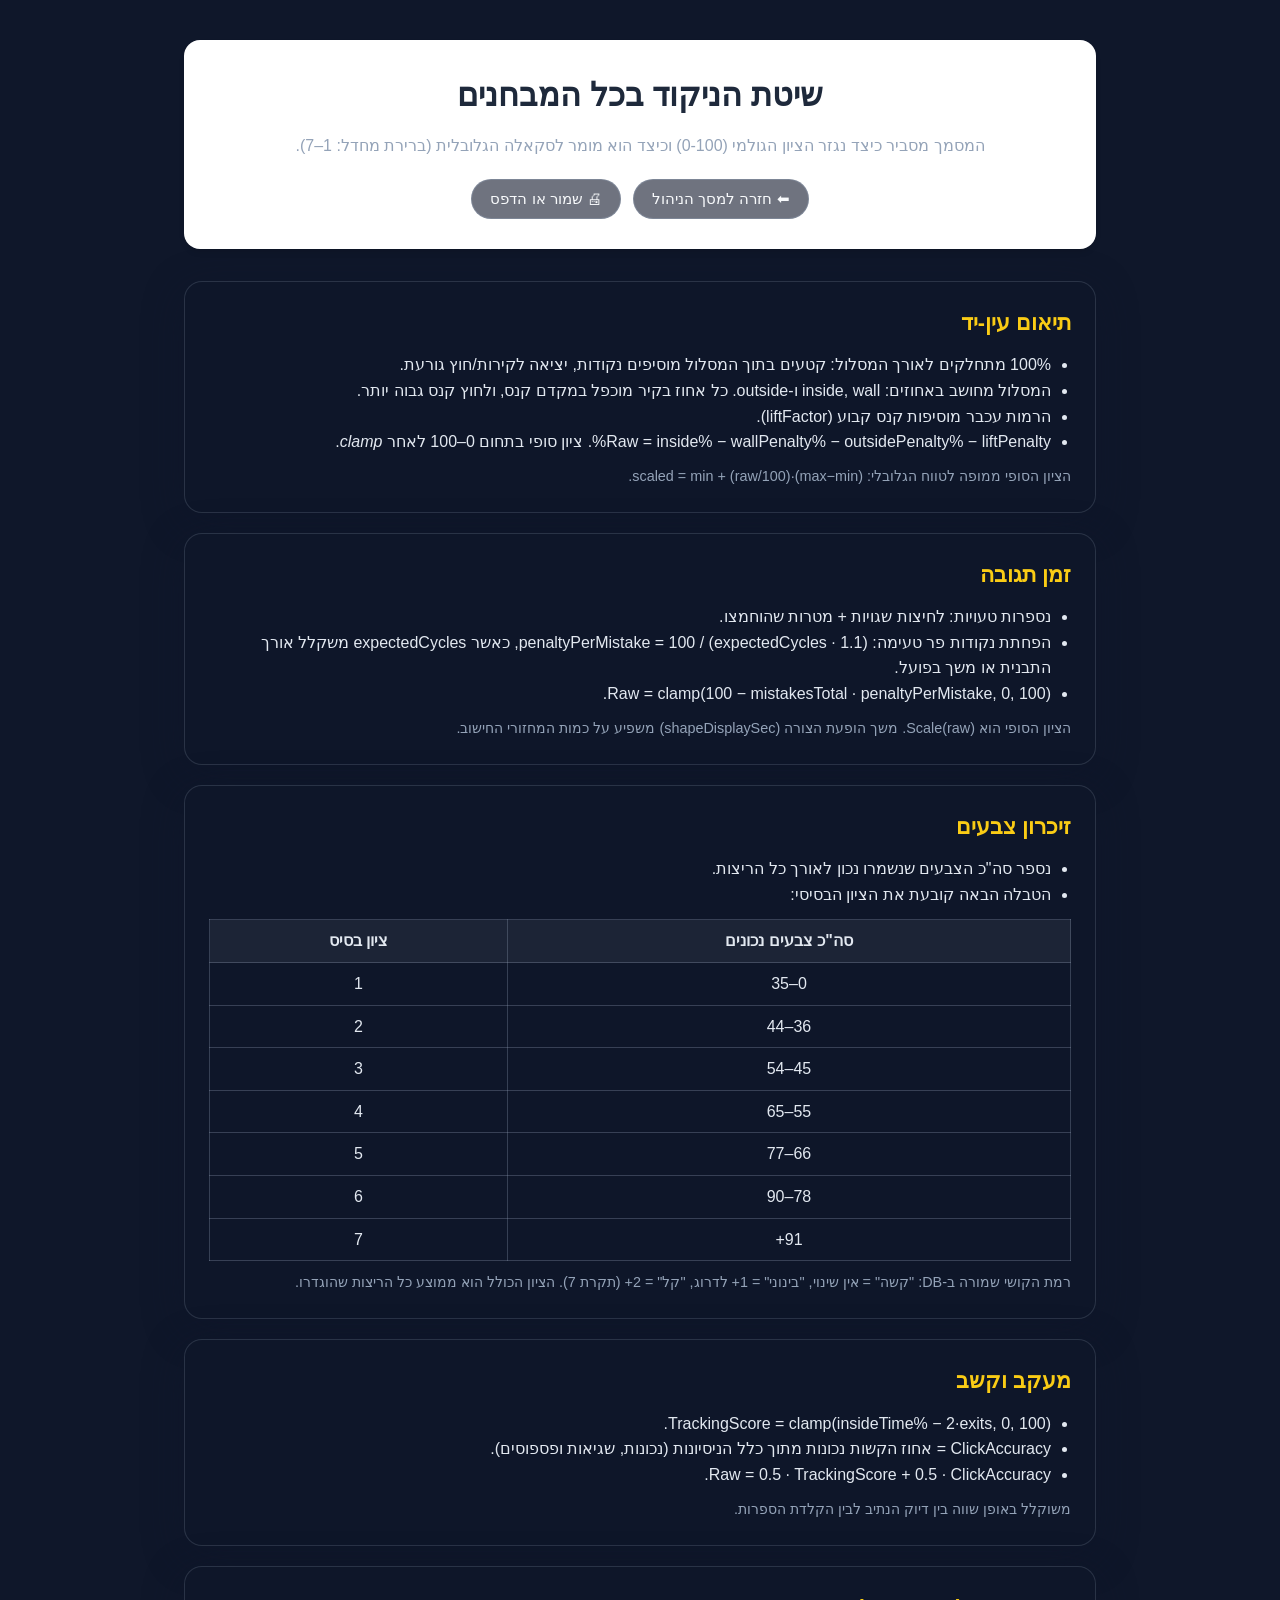
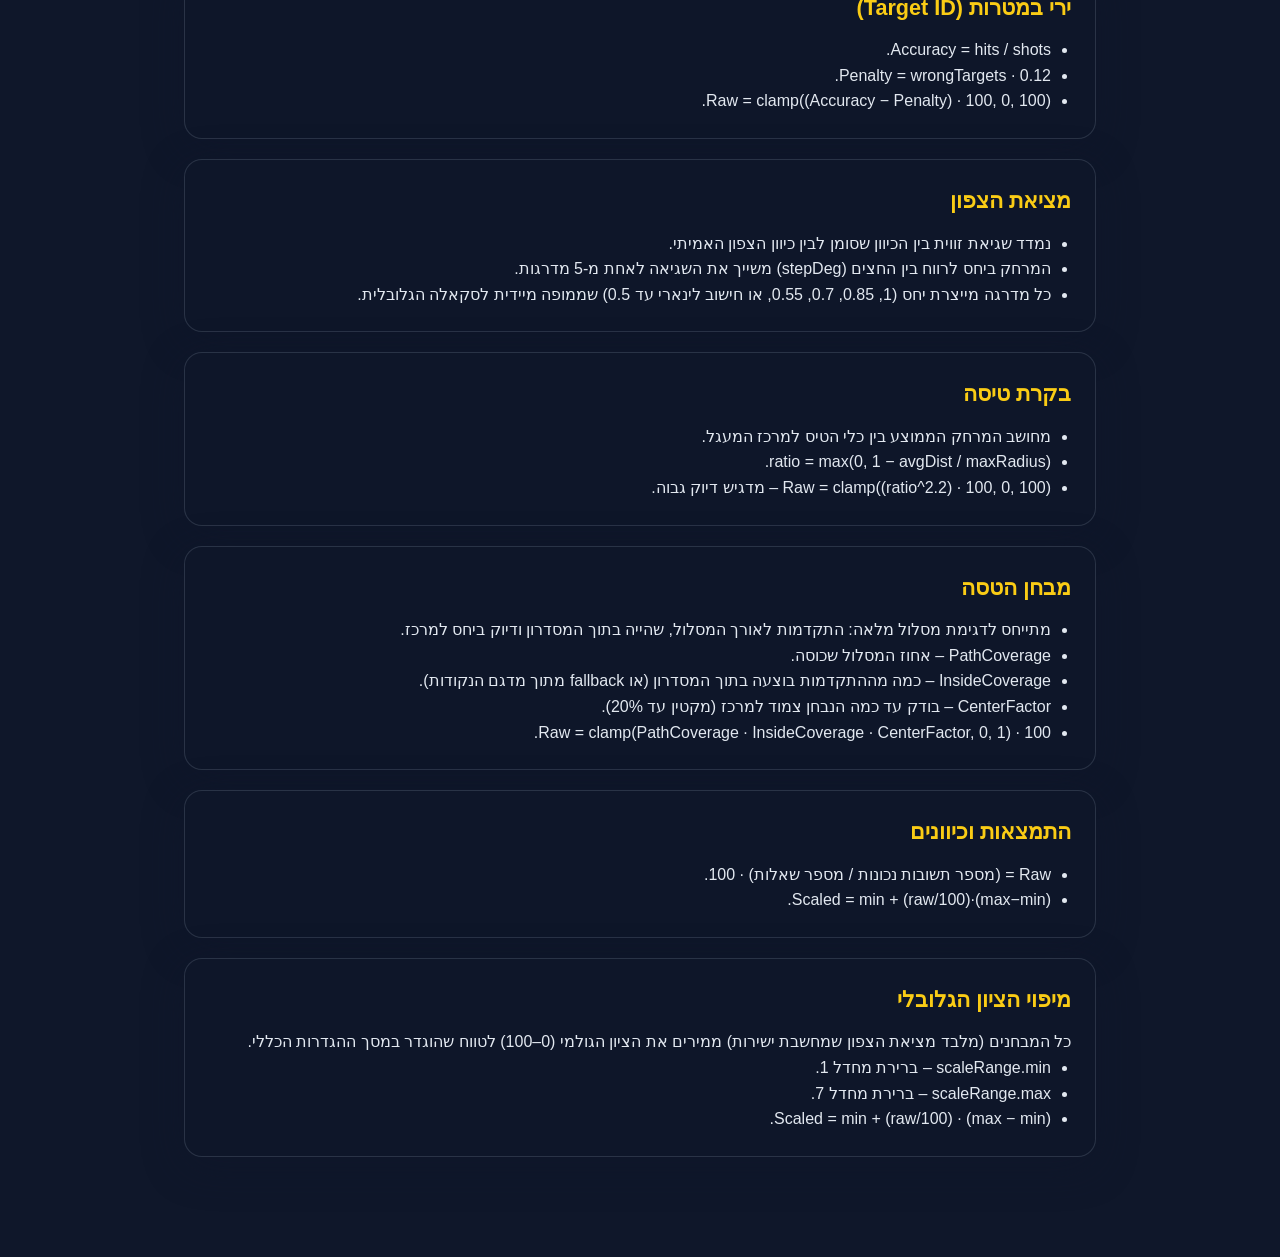
<file: scoring-guide.html>
<!DOCTYPE html>
<html lang="he" dir="rtl">
<head>
  <meta charset="UTF-8">
  <meta name="viewport" content="width=device-width, initial-scale=1.0">
  <title>הסבר על שיטת הניקוד</title>
  <link rel="stylesheet" href="css/styles.css">
  <style>
    body.guide-body {
      font-family: "Assistant", "Segoe UI", Tahoma, sans-serif;
      background:#0f172a;
      color:#e2e8f0;
      margin:0;
      padding:0;
    }
    .guide-shell{
      max-width:960px;
      margin:0 auto;
      padding:40px 24px 80px;
    }
    .guide-header{
      text-align:center;
      margin-bottom:32px;
    }
    .guide-header h1{
      margin:0;
      font-size:2rem;
    }
    .guide-header p{
      margin:12px 0 0;
      color:#94a3b8;
    }
    .guide-actions{
      display:flex;
      gap:12px;
      justify-content:center;
      flex-wrap:wrap;
      margin-top:20px;
    }
    .guide-actions button{
      border:1px solid rgba(148,163,184,0.4);
      background:rgba(15,23,42,0.6);
      color:#f8fafc;
      padding:10px 18px;
      border-radius:999px;
      cursor:pointer;
      font-size:0.95rem;
    }
    section.guide-card{
      border:1px solid rgba(148,163,184,0.2);
      border-radius:18px;
      padding:24px;
      margin-bottom:20px;
      background:rgba(15,23,42,0.75);
      box-shadow:0 10px 40px rgba(15,23,42,0.45);
    }
    section.guide-card h2{
      margin:0 0 12px;
      font-size:1.35rem;
      color:#facc15;
    }
    .guide-list{
      margin:0;
      padding-inline-start:20px;
      line-height:1.6;
    }
    .guide-table{
      width:100%;
      border-collapse:collapse;
      margin-top:12px;
    }
    .guide-table th,
    .guide-table td{
      border:1px solid rgba(148,163,184,0.3);
      padding:8px;
      text-align:center;
    }
    .guide-table th{
      background:rgba(248,250,252,0.06);
    }
    .guide-note{
      color:#94a3b8;
      font-size:0.9rem;
      margin-top:10px;
    }
    @media(max-width:600px){
      .guide-shell{padding:24px 16px 60px;}
      section.guide-card{padding:18px;}
    }
  </style>
</head>
<body class="guide-body">
  <div class="guide-shell">
    <header class="guide-header">
      <h1>שיטת הניקוד בכל המבחנים</h1>
      <p>המסמך מסביר כיצד נגזר הציון הגולמי (0-100) וכיצד הוא מומר לסקאלה הגלובלית (ברירת מחדל: 1–7).</p>
      <div class="guide-actions">
        <button type="button" onclick="window.history.back()">⬅ חזרה למסך הניהול</button>
        <button type="button" onclick="window.print()">🖨 שמור או הדפס</button>
      </div>
    </header>

    <section class="guide-card">
      <h2>תיאום עין-יד</h2>
      <ul class="guide-list">
        <li>100% מתחלקים לאורך המסלול: קטעים בתוך המסלול מוסיפים נקודות, יציאה לקירות/חוץ גורעת.</li>
        <li>המסלול מחושב באחוזים: inside, wall ו-outside. כל אחוז בקיר מוכפל במקדם קנס, ולחוץ קנס גבוה יותר.</li>
        <li>הרמות עכבר מוסיפות קנס קבוע (liftFactor).</li>
        <li>Raw = inside% − wallPenalty% − outsidePenalty% − liftPenalty%. ציון סופי בתחום 0–100 לאחר <i>clamp</i>.</li>
      </ul>
      <p class="guide-note">הציון הסופי ממופה לטווח הגלובלי: scaled = min + (raw/100)·(max−min).</p>
    </section>

    <section class="guide-card">
      <h2>זמן תגובה</h2>
      <ul class="guide-list">
        <li>נספרות טעויות: לחיצות שגויות + מטרות שהוחמצו.</li>
        <li>הפחתת נקודות פר טעימה: penaltyPerMistake = 100 / (expectedCycles · 1.1), כאשר expectedCycles משקלל אורך התבנית או משך בפועל.</li>
        <li>Raw = clamp(100 − mistakesTotal · penaltyPerMistake, 0, 100).</li>
      </ul>
      <p class="guide-note">הציון הסופי הוא Scale(raw). משך הופעת הצורה (shapeDisplaySec) משפיע על כמות המחזורי החישוב.</p>
    </section>

    <section class="guide-card">
      <h2>זיכרון צבעים</h2>
      <ul class="guide-list">
        <li>נספר סה"כ הצבעים שנשמרו נכון לאורך כל הריצות.</li>
        <li>הטבלה הבאה קובעת את הציון הבסיסי:</li>
      </ul>
      <table class="guide-table">
        <thead>
          <tr><th>סה"כ צבעים נכונים</th><th>ציון בסיס</th></tr>
        </thead>
        <tbody>
          <tr><td>0–35</td><td>1</td></tr>
          <tr><td>36–44</td><td>2</td></tr>
          <tr><td>45–54</td><td>3</td></tr>
          <tr><td>55–65</td><td>4</td></tr>
          <tr><td>66–77</td><td>5</td></tr>
          <tr><td>78–90</td><td>6</td></tr>
          <tr><td>91+</td><td>7</td></tr>
        </tbody>
      </table>
      <p class="guide-note">רמת הקושי שמורה ב-DB: "קשה" = אין שינוי, "בינוני" = ‎+1 לדרוג, "קל" = ‎+2 (תקרת 7). הציון הכולל הוא ממוצע כל הריצות שהוגדרו.</p>
    </section>

    <section class="guide-card">
      <h2>מעקב וקשב</h2>
      <ul class="guide-list">
        <li>TrackingScore = clamp(insideTime% − 2·exits, 0, 100).</li>
        <li>ClickAccuracy = אחוז הקשות נכונות מתוך כלל הניסיונות (נכונות, שגיאות ופספוסים).</li>
        <li>Raw = 0.5 · TrackingScore + 0.5 · ClickAccuracy.</li>
      </ul>
      <p class="guide-note">משוקלל באופן שווה בין דיוק הנתיב לבין הקלדת הספרות.</p>
    </section>

    <section class="guide-card">
      <h2>ירי במטרות (Target ID)</h2>
      <ul class="guide-list">
        <li>Accuracy = hits / shots.</li>
        <li>Penalty = wrongTargets · 0.12.</li>
        <li>Raw = clamp((Accuracy − Penalty) · 100, 0, 100).</li>
      </ul>
    </section>

    <section class="guide-card">
      <h2>מציאת הצפון</h2>
      <ul class="guide-list">
        <li>נמדד שגיאת זווית בין הכיוון שסומן לבין כיוון הצפון האמיתי.</li>
        <li>המרחק ביחס לרווח בין החצים (stepDeg) משייך את השגיאה לאחת מ-5 מדרגות.</li>
        <li>כל מדרגה מייצרת יחס (1, 0.85, 0.7, 0.55, או חישוב לינארי עד 0.5) שממופה מיידית לסקאלה הגלובלית.</li>
      </ul>
    </section>

    <section class="guide-card">
      <h2>בקרת טיסה</h2>
      <ul class="guide-list">
        <li>מחושב המרחק הממוצע בין כלי הטיס למרכז המעגל.</li>
        <li>ratio = max(0, 1 − avgDist / maxRadius).</li>
        <li>Raw = clamp((ratio^2.2) · 100, 0, 100) – מדגיש דיוק גבוה.</li>
      </ul>
    </section>

    <section class="guide-card">
      <h2>מבחן הטסה</h2>
      <ul class="guide-list">
        <li>מתייחס לדגימת מסלול מלאה: התקדמות לאורך המסלול, שהייה בתוך המסדרון ודיוק ביחס למרכז.</li>
        <li>PathCoverage – אחוז המסלול שכוסה.</li>
        <li>InsideCoverage – כמה מההתקדמות בוצעה בתוך המסדרון (או fallback מתוך מדגם הנקודות).</li>
        <li>CenterFactor – בודק עד כמה הנבחן צמוד למרכז (מקטין עד 20%).</li>
        <li>Raw = clamp(PathCoverage · InsideCoverage · CenterFactor, 0, 1) · 100.</li>
      </ul>
    </section>

    <section class="guide-card">
      <h2>התמצאות וכיוונים</h2>
      <ul class="guide-list">
        <li>Raw = (מספר תשובות נכונות / מספר שאלות) · 100.</li>
        <li>Scaled = min + (raw/100)·(max−min).</li>
      </ul>
    </section>

    <section class="guide-card">
      <h2>מיפוי הציון הגלובלי</h2>
      <p>כל המבחנים (מלבד מציאת הצפון שמחשבת ישירות) ממירים את הציון הגולמי (0–100) לטווח שהוגדר במסך ההגדרות הכללי.</p>
      <ul class="guide-list">
        <li>scaleRange.min – ברירת מחדל 1.</li>
        <li>scaleRange.max – ברירת מחדל 7.</li>
        <li>Scaled = min + (raw/100) · (max − min).</li>
      </ul>
    </section>
  </div>
</body>
</html>
</file>
<file: css/styles.css>
/* ===== RESET & BASE ===== */
* {
    margin: 0;
    padding: 0;
    box-sizing: border-box;
}

:root {
    --bg-primary: #f8fafc;
    --bg-secondary: #ffffff;
    --bg-tertiary: #f1f5f9;
    --text-primary: #1e293b;
    --text-secondary: #64748b;
    --border-color: #e2e8f0;
    --shadow-sm: 0 1px 2px 0 rgba(0, 0, 0, 0.05);
    --shadow-md: 0 4px 6px -1px rgba(0, 0, 0, 0.1);
    --shadow-lg: 0 10px 15px -3px rgba(0, 0, 0, 0.1);
    --accent-primary: #3b82f6;
    --accent-hover: #2563eb;
    --success: #10b981;
    --warning: #f59e0b;
    --danger: #ef4444;
}

body {
    font-family: -apple-system, BlinkMacSystemFont, 'Segoe UI', Roboto, Oxygen, Ubuntu, Cantarell, sans-serif;
    background: var(--bg-primary);
    color: var(--text-primary);
    line-height: 1.6;
    min-height: 100vh;
}

/* Dark Mode */
body.dark-mode {
    --bg-primary: #0f172a;
    --bg-secondary: #1e293b;
    --bg-tertiary: #334155;
    --text-primary: #f1f5f9;
    --text-secondary: #94a3b8;
    --border-color: #334155;
}

/* Hide stats for user mode */
body.user-mode .test-stats,
body.user-mode .stats-bar,
body.user-mode .final-score-box,
body.user-mode .results-details { display:none !important; }

body.user-mode header {
    display: none;
}

/* Exam Locked Mode - Full screen exam */
body.exam-locked {
    overflow: hidden !important;
    user-select: none !important;
    touch-action: none !important;
}

body.exam-locked header,
body.exam-locked #test-selector,
body.exam-locked .header-actions {
    display: none !important;
}

body.exam-locked .container {
    padding: 0 !important;
    max-width: 100% !important;
}

html.no-scroll,
body.no-scroll {
    overflow: hidden !important;
}

body.test-input-lock,
html.test-input-lock {
    user-select: none !important;
    touch-action: none !important;
}

/* ===== LAYOUT ===== */
.container {
    max-width: 100%;
    margin: 0 auto;
    padding: 10px;
}

header {
    text-align: center;
    padding: 30px 20px;
    background: var(--bg-secondary);
    border-radius: 16px;
    margin-bottom: 20px;
    box-shadow: var(--shadow-md);
    position: relative;
    transition: all 0.3s ease;
}

/* Full screen mode for tests */
.container.fullscreen-test header {
    display: none;
}

.container.fullscreen-test {
    padding: 0;
    max-width: 100%;
    height: 100vh;
    overflow: hidden;
}

.container.fullscreen-test main {
    height: 100vh;
    overflow: hidden;
}

.container.fullscreen-test .screen {
    height: 100vh;
    overflow: hidden;
}

.header-actions {
    position: absolute;
    top: 20px;
    left: 20px;
    display: flex;
    gap: 10px;
    z-index: 100;
}

.header-actions button {
    background: var(--bg-tertiary);
    border: 2px solid var(--border-color);
    width: 45px;
    height: 45px;
    border-radius: 50%;
    font-size: 1.3rem;
    cursor: pointer;
    transition: all 0.3s ease;
    box-shadow: var(--shadow-sm);
    display: flex;
    align-items: center;
    justify-content: center;
}

.header-actions button:hover {
    transform: scale(1.1);
    box-shadow: var(--shadow-md);
    background: var(--accent-primary);
    border-color: var(--accent-primary);
}

#logout-button:hover {
    background: #ef4444;
    border-color: #ef4444;
}

header h1 {
    font-size: 2.5rem;
    font-weight: 700;
    margin-bottom: 8px;
    color: var(--text-primary);
}

.subtitle {
    color: var(--text-secondary);
    font-size: 1.1rem;
}

/* ===== SCREENS ===== */
.screen {
    display: none;
}

.screen.active {
    display: block;
}

/* ===== BUTTONS ===== */
.btn {
    padding: 14px 32px;
    font-size: 1.1rem;
    font-weight: 600;
    border: none;
    border-radius: 12px;
    cursor: pointer;
    transition: all 0.3s ease;
    font-family: inherit;
}

.btn-primary {
    background: var(--accent-primary);
    color: white;
}

.btn-primary:hover {
    background: var(--accent-hover);
    transform: translateY(-2px);
    box-shadow: var(--shadow-lg);
}

.btn-secondary {
    background: var(--bg-tertiary);
    color: var(--text-primary);
    border: 2px solid var(--border-color);
}

.btn-secondary:hover {
    background: var(--bg-secondary);
    transform: translateY(-2px);
}

/* Theme Toggle */
/* Removed old fixed theme toggle and admin button styles - now in header */

/* ===== INSTRUCTIONS BOX (אחיד לכל המבחנים) ===== */
.instructions-view {
    max-width: 800px;
    margin: 0 auto;
    padding: 20px;
    min-height: 100vh;
    display: flex;
    flex-direction: column;
    justify-content: center;
    align-items: center;
}

.instructions-box {
    background: var(--bg-secondary);
    border-radius: 16px;
    padding: 40px;
    box-shadow: var(--shadow-lg);
    border: 2px solid var(--border-color);
    width: 100%;
    max-width: 800px;
}

.instructions-box h3 {
    font-size: 1.8rem;
    margin-bottom: 24px;
    color: var(--accent-primary);
    text-align: center;
}

.instructions-box ul {
    list-style: none;
    margin: 20px 0;
}

.instructions-box ul li {
    padding: 12px 20px;
    margin: 8px 0;
    background: var(--bg-tertiary);
    border-radius: 8px;
    border-right: 4px solid var(--accent-primary);
    font-size: 1.05rem;
}

.scoring-info {
    margin-top: 30px;
    padding: 20px;
    background: var(--bg-tertiary);
    border-radius: 12px;
    border: 2px dashed var(--border-color);
}

.scoring-info h4 {
    color: var(--accent-primary);
    margin-bottom: 12px;
    font-size: 1.2rem;
}

.scoring-info p {
    margin: 8px 0;
    color: var(--text-secondary);
}

.scoring-info .example {
    font-weight: 600;
    color: var(--text-primary);
    margin-top: 12px;
}

.start-test-btn {
    display: block;
    margin: 30px auto 0;
    min-width: 200px;
}

/* ===== TEST VIEW (אחיד לכל המבחנים) ===== */
.test-view {
    position: relative;
    padding: 20px;
}

#flightexam-screen .test-view,
#orientation-test,
#orientation-results {
    padding: 0;
}

#flightexam-screen .test-view,
#orientation-test {
    min-height: 100vh;
    overflow: hidden;
}

.instructions-toggle-btn {
    position: fixed;
    top: 90px;
    right: 20px;
    background: var(--accent-primary);
    color: white;
    border: none;
    padding: 12px 20px;
    border-radius: 8px;
    font-size: 1rem;
    font-weight: 600;
    cursor: pointer;
    box-shadow: var(--shadow-md);
    z-index: 100;
    transition: all 0.3s ease;
}

.instructions-toggle-btn:hover {
    background: var(--accent-hover);
    transform: translateY(-2px);
    box-shadow: var(--shadow-lg);
}

.test-area {
    max-width: 1000px;
    margin: 0 auto;
    padding: 20px;
}

/* ===== UNIFIED CANVAS (קאנבס אחיד לכל המבחנים) ===== */
.unified-canvas-container {
    width: 100%;
    max-width: none;
    margin: 20px auto;
    background: var(--bg-secondary);
    border-radius: 16px;
    padding: 20px;
    box-shadow: var(--shadow-lg);
    border: 2px solid var(--border-color);
    display: flex;
    justify-content: center;
    align-items: center;
}

.unified-canvas {
    display: block;
    width: auto;
    height: auto;
    max-width: 100%;
    max-height: 100%;
    border-radius: 12px;
    background: var(--bg-tertiary);
    cursor: crosshair;
}

#test-canvas { /* הוסר גובה קשיח כדי לאפשר שליטה דינמית */
    display: block;
    margin: 0 auto;
    border-radius: 12px;
    background: #0f172a;
    cursor: crosshair;
}

.dynamic-canvas { /* מחלקה אופציונלית לדינמיות */
    width: auto !important;
    height: auto !important;
}

/* ===== TEST STATS (סטטיסטיקות אחידות) ===== */
.test-stats {
    background: var(--bg-secondary);
    border-radius: 12px;
    padding: 20px;
    margin-top: 20px;
    box-shadow: var(--shadow-md);
    border: 2px solid var(--border-color);
}

.stat-row {
    display: flex;
    justify-content: space-between;
    padding: 12px 20px;
    margin: 8px 0;
    background: var(--bg-tertiary);
    border-radius: 8px;
    font-size: 1.1rem;
}

.stat-row span:first-child {
    color: var (--text-secondary);
    font-weight: 600;
}

.stat-row span:last-child {
    color: var(--accent-primary);
    font-weight: 700;
}

/* ===== NAVIGATION ===== */
.test-selector {
    display: flex;
    gap: 12px;
    justify-content: center;
    flex-wrap: wrap;
    margin-top: 24px;
}

.nav-btn {
    padding: 12px 24px;
    background: var(--bg-tertiary);
    color: var(--text-primary);
    border: 2px solid var(--border-color);
    border-radius: 10px;
    font-size: 1rem;
    font-weight: 600;
    cursor: pointer;
    transition: all 0.3s ease;
    font-family: inherit;
}

.nav-btn:hover {
    background: var(--accent-primary);
    color: white;
    border-color: var(--accent-primary);
    transform: translateY(-2px);
    box-shadow: var(--shadow-md);
}

.nav-btn.active {
    background: var(--accent-primary);
    color: white;
    border-color: var(--accent-primary);
}

/* ===== EYE-HAND TEST SPECIFIC ===== */
.welcome-content {
    max-width: 900px;
    margin: 0 auto;
    padding: 40px;
    background: var(--bg-secondary);
    border-radius: 16px;
    box-shadow: var(--shadow-lg);
}

.welcome-content h2 {
    font-size: 2rem;
    margin-bottom: 30px;
    text-align: center;
    color: var(--accent-primary);
}

.test-header {
    background: var(--bg-secondary);
    border-radius: 12px;
    padding: 20px;
    margin-bottom: 20px;
    box-shadow: var(--shadow-md);
}

.stats-bar {
    display: grid;
    grid-template-columns: repeat(auto-fit, minmax(200px, 1fr));
    gap: 16px;
}

.stat-item {
    padding: 12px 20px;
    background: var(--bg-tertiary);
    border-radius: 8px;
    text-align: center;
}

.stat-item.highlight {
    background: linear-gradient(135deg, var(--accent-primary), var(--accent-hover));
    color: white;
}

.stat-label {
    display: block;
    font-size: 0.9rem;
    color: var (--text-secondary);
    margin-bottom: 4px;
}

.stat-item.highlight .stat-label {
    color: rgba(255, 255, 255, 0.9);
}

.stat-value {
    display: block;
    font-size: 1.5rem;
    font-weight: 700;
    color: var(--accent-primary);
}

.stat-item.highlight .stat-value {
    color: white;
}

.canvas-container {
    position: relative;
    background: var(--bg-secondary);
    border-radius: 16px;
    padding: 20px;
    box-shadow: var(--shadow-lg);
    margin: 0 auto;
    max-width: 95%;
}

#test-canvas {
    display: block;
    width: auto !important;
    height: auto !important;
    max-width: 100%;
    margin: 0 auto;
    border-radius: 12px;
    background: #0f172a;
    cursor: crosshair;
}

.start-prompt {
    position: absolute;
    top: 50%;
    left: 50%;
    transform: translate(-50%, -50%);
    background: rgba(59, 130, 246, 0.95);
    color: white;
    padding: 20px 40px;
    border-radius: 12px;
    font-size: 1.3rem;
    font-weight: 600;
    pointer-events: none;
    box-shadow: var(--shadow-lg);
}

/* ===== REACTION TEST ===== */
.reaction-area {
    width: 100%;
    max-width: 600px;
    height: 400px;
    margin: 20px auto;
    border-radius: 16px;
    display: flex;
    align-items: center;
    justify-content: center;
    font-size: 2rem;
    font-weight: 700;
    cursor: pointer;
    transition: all 0.3s ease;
    box-shadow: var (--shadow-lg);
    background: #0f172a; /* רקע כהה קבוע למניעת התאמת צבעים לצורה */
}

.reaction-area.waiting {
    background: #fbbf24;
    color: #78350f;
}

.reaction-area.ready {
    background: #10b981;
    color: white;
}

.reaction-area.false {
    background: #ef4444;
    color: white;
}

.reaction-area.result {
    background: #3b82f6;
    color: white;
}

.reaction-area.done {
    background: #8b5cf6;
    color: white;
}

.reaction-layout { /* עדכון: מרכוז אנכי ואופקי */
  display:flex;
  flex-direction:column;
  align-items:center;
  justify-content:center;
  width:100%;
  min-height:calc(100vh - 20px);
  padding:10px 0;
}
.reaction-layout .reaction-area { /* עדכון: 80% מהמסך ומרוכז */
  width:80vw;
  height:80vh;
  max-width:1100px;
  max-height:800px;
  position:relative;
  margin:0 auto;
  border-radius:20px;
  overflow:hidden;
}
#reaction-screen .instructions-toggle-btn { /* מיקום כפתור הוראות במרכז למעלה */
  position:absolute;
  top:12px;
  left:50%;
  transform:translateX(-50%);
  right:auto;
  z-index:250;
}
@media (max-width:900px){
  .reaction-layout .reaction-area { width:90vw; height:70vh; }
  #reaction-screen .instructions-toggle-btn { top:8px; }
}

/* ===== OVERRIDES: Reaction Screen Absolute Center ===== */
#reaction-screen .test-view {
    display: flex;
    flex-direction: column;
    align-items: center;
    justify-content: flex-start;
    min-height: 100vh;
    padding: 0 !important; /* Removed large padding */
    overflow: hidden;
}
#reaction-screen .test-area {
    max-width: none !important;
    width: 100%;
    margin: 0 !important;
    padding: 0 !important;
    display: flex;
    align-items: center;
    justify-content: center;
    flex: 1;
}
#reaction-screen .reaction-layout-wrapper {
    width: 100%;
    height: 100vh;
    display: flex;
    flex-direction: column;
}
#reaction-screen #reaction-area {
    margin: 0 auto !important;
}
#reaction-screen .pretest-actions {
    margin-top: 0 !important;
    margin-bottom: 12px;
}

/* FINAL CENTER FIX FOR REACTION TEST */
#reaction-screen .reaction-area {
    margin: 0 auto !important;
    /* Ensure it fits within the flex container */
    max-width: 90vw;
    max-height: 70vh;
}

/* ===== MEMORY TEST ===== */
/* Memory screen layout for global banner support */
#memory-screen .test-view {
    padding: 0 !important;
    height: 100vh;
    overflow: hidden;
    display: block;
}

#memory-screen .test-area {
    display: flex;
    flex-direction: column;
    align-items: center;
    justify-content: center;
    width: 100%;
    height: 100%;
}

@media (max-width: 900px) {
    #memory-screen .test-view {
        padding-top: 0 !important;
    }
}

.memory-pad {
    position: relative;
    width: min(480px, 85vw);
    height: min(480px, 85vw);
    margin: 0 auto;
    padding: 52px;
    background: transparent; /* Removed background */
    border-radius: 50%;
    box-shadow: none; /* Removed shadow */
    display: flex;
    align-items: center;
    justify-content: center;
}

.memory-pad[data-mode="practice"],
.memory-pad[data-mode="countdown"],
.memory-pad[data-mode="real"],
.memory-pad[data-mode="done"] {
    box-shadow: none;
}

.memory-pad::before {
    /* Removed center circle background */
    content: none;
}

.memory-node {
    position: absolute;
    width: 130px;
    height: 130px;
    border-radius: 50%;
    /* Removed border to avoid pixelation, using box-shadow instead */
    border: none;
    transform: translate(-50%, -50%);
    cursor: pointer;
    transition: transform 0.2s cubic-bezier(0.25, 0.46, 0.45, 0.94),
                filter 0.2s ease,
                box-shadow 0.2s ease;
    display: flex;
    align-items: center;
    justify-content: center;
    color: #ffffff;
    font-size: 2rem;
    font-weight: 800;
    text-shadow: 0 2px 5px rgba(0,0,0,0.2);
   
    /* High quality rendering fixes */
    box-shadow:
        inset 0 0 0 5px rgba(255,255,255,0.15), /* Smooth inner border */
        inset 0 10px 20px rgba(255,255,255,0.25), /* Top highlight */
        0 15px 35px rgba(0,0,0,0.2); /* Drop shadow */
       
    -webkit-backface-visibility: hidden;
    backface-visibility: hidden;
    transform-style: preserve-3d;
    background-clip: padding-box;
    overflow: hidden; /* Ensures perfect circle clipping */
}

.memory-node:focus-visible {
    outline: none;
    box-shadow: 0 0 0 6px rgba(255,255,255,0.4), 0 16px 35px rgba(15, 23, 42, 0.35);
}

.memory-node:hover {
    transform: translate(-50%, -50%) scale(1.05);
    filter: brightness(1.1);
}

.memory-node.active {
    transform: translate(-50%, -50%) scale(1.2);
    filter: brightness(1.4) saturate(1.3);
    /* Glowing effect using box-shadow */
    box-shadow:
        inset 0 0 0 4px rgba(255,255,255,0.6),
        0 0 40px currentColor,
        0 0 80px currentColor,
        0 0 120px currentColor;
    z-index: 10;
    animation: memory-pulse 0.3s ease-out;
}

/* אפקט לחיצת משתמש - יותר בולט */
.memory-node.pressed {
    transform: translate(-50%, -50%) scale(1.25);
    filter: brightness(1.5) saturate(1.4);
    box-shadow:
        inset 0 0 0 6px rgba(255,255,255,0.8),
        0 0 50px currentColor,
        0 0 100px currentColor,
        0 0 150px currentColor;
    z-index: 15;
    animation: memory-press 0.2s ease-out;
}

@keyframes memory-pulse {
    0% { transform: translate(-50%, -50%) scale(1); filter: brightness(1); }
    50% { transform: translate(-50%, -50%) scale(1.25); filter: brightness(1.5); }
    100% { transform: translate(-50%, -50%) scale(1.2); filter: brightness(1.4); }
}

@keyframes memory-press {
    0% { transform: translate(-50%, -50%) scale(1); }
    30% { transform: translate(-50%, -50%) scale(0.95); }
    100% { transform: translate(-50%, -50%) scale(1.25); }
}

/* אפקט טעות - הבהוב אדום */
.memory-node.error {
    transform: translate(-50%, -50%) scale(1.15);
    filter: brightness(0.8) saturate(0.5);
    box-shadow:
        inset 0 0 0 6px rgba(239, 68, 68, 0.8),
        0 0 40px #ef4444,
        0 0 80px #ef4444;
    animation: memory-error-shake 0.4s ease-out;
}

@keyframes memory-error-shake {
    0%, 100% { transform: translate(-50%, -50%) scale(1.15) rotate(0deg); }
    20% { transform: translate(-50%, -50%) scale(1.15) rotate(-5deg); }
    40% { transform: translate(-50%, -50%) scale(1.15) rotate(5deg); }
    60% { transform: translate(-50%, -50%) scale(1.15) rotate(-3deg); }
    80% { transform: translate(-50%, -50%) scale(1.15) rotate(3deg); }
}

/* Smoother gradients */
.memory-color-red    { background: radial-gradient(circle at 35% 35%, #ff8080, #ef4444, #991b1b); color: #ef4444; }
.memory-color-blue   { background: radial-gradient(circle at 35% 35%, #93c5fd, #3b82f6, #1e40af); color: #3b82f6; }
.memory-color-green  { background: radial-gradient(circle at 35% 35%, #86efac, #10b981, #065f46); color: #10b981; }
.memory-color-yellow { background: radial-gradient(circle at 35% 35%, #fde047, #eab308, #854d0e); color: #eab308; }
.memory-color-purple { background: radial-gradient(circle at 35% 35%, #d8b4fe, #a855f7, #6b21a8); color: #a855f7; }

/* Override text color to white for better contrast on buttons */
.memory-node { color: #ffffff !important; text-shadow: 0 2px 4px rgba(0,0,0,0.3); }

.memory-node-label {
    pointer-events: none;
    z-index: 2;
}

.memory-pad .memory-node:nth-child(1) { top: 8%; left: 50%; }
.memory-pad .memory-node:nth-child(2) { top: 32%; left: 92%; }
.memory-pad .memory-node:nth-child(3) { top: 84%; left: 76%; }
.memory-pad .memory-node:nth-child(4) { top: 84%; left: 24%; }
.memory-pad .memory-node:nth-child(5) { top: 32%; left: 8%; }

.memory-message {
    min-height: 28px;
    text-align: center;
    font-size: 1rem;
    font-weight: 500;
    color: var(--text-secondary);
    margin-bottom: 12px;
}

.memory-message[data-tone="success"] { color: #10b981; }
.memory-message[data-tone="error"] { color: #ef4444; }
.memory-message[data-tone="pending"] { color: #f59e0b; }
.memory-message[data-tone="info"] { color: #2563eb; }
.memory-message[data-tone="muted"] { color: var(--text-secondary); }

.pretest-phase-banner {
    display: none;
    margin: 0 auto 16px;
    padding: 14px 18px;
    border-radius: 16px;
    font-size: 1.05rem;
    font-weight: 600;
    text-align: center;
    border: 1px solid rgba(15, 23, 42, 0.15);
    background: rgba(15, 23, 42, 0.05);
    width: min(420px, 90vw);
}

.pretest-phase-banner[data-mode="practice"] {
    background: #ecfdf5;
    border-color: #6ee7b7;
    color: #047857;
}

.pretest-phase-banner[data-mode="countdown"] {
    background: #eff6ff;
    border-color: #93c5fd;
    color: #1d4ed8;
}

.pretest-phase-banner[data-mode="real"] {
    background: #fef3c7;
    border-color: #facc15;
    color: #b45309;
}

.pretest-phase-banner[data-mode="done"] {
    background: #f3f4f6;
    border-color: #d1d5db;
    color: #4b5563;
}

.pretest-actions {
    display: flex;
    flex-direction: column;
    align-items: center;
    gap: 10px;
    margin-bottom: 12px;
}

.pretest-actions .btn {
    min-width: 260px;
}

.pretest-countdown {
    font-size: 1.1rem;
    font-weight: 600;
    color: var(--accent-primary);
    text-align: center;
}

.pretest-status[data-tone="info"] { color: #2563eb; }
.pretest-status[data-tone="pending"] { color: #f59e0b; }
.pretest-status[data-tone="success"] { color: #10b981; }
.pretest-status[data-tone="error"] { color: #ef4444; }
.pretest-status[data-tone="muted"] { color: var(--text-secondary); }

/* ===== ADMIN PANEL ===== */
.admin-panel {
    width: 100%;
    max-width: none;
    margin: 0;
    padding: 40px clamp(24px, 4vw, 90px) 60px;
}

.admin-header {
    text-align: center;
    margin-bottom: 40px;
}

.admin-header h2 {
    font-size: 2.5rem;
    font-weight: 700;
    color: var(--accent-primary);
    margin-bottom: 8px;
}

.admin-header p {
    color: var(--text-secondary);
    font-size: 1.1rem;
}

.locked-msg {
    text-align: center;
    padding: 60px 40px;
    background: var(--bg-secondary);
    border-radius: 16px;
    box-shadow: var(--shadow-lg);
    border: 2px dashed var(--border-color);
}

.locked-msg::before {
    content: "🔒";
    display: block;
    font-size: 4rem;
    margin-bottom: 20px;
}

.locked-msg {
    font-size: 1.2rem;
    color: var(--text-secondary);
}

.admin-settings {
    display: block;
    width: 100%;
    max-width: none;
    margin: 0;
}

.admin-layout-grid {
    --admin-rail-width: clamp(210px, 16vw, 320px);
    display: grid;
    grid-template-columns: minmax(0, 1fr) var(--admin-rail-width);
    gap: clamp(20px, 3vw, 48px);
    align-items: flex-start;
    width: 100%;
    direction: ltr;
    grid-auto-rows: minmax(0, auto);
}

@media (max-width: 1100px) {
    .admin-layout-grid {
        grid-template-columns: 1fr;
        direction: rtl;
    }

    .admin-tabs-bar {
        position: static;
        width: 100%;
        padding: 0;
        grid-column: 1;
        grid-row: auto;
    }

    .admin-content-panel {
        grid-column: 1;
        grid-row: auto;
    }
}

.settings-section {
    background: var(--bg-secondary);
    border-radius: 16px;
    padding: 30px;
    box-shadow: var(--shadow-md);
    border: 2px solid var(--border-color);
    width: 100%;
}

.admin-content-panel {
    direction: rtl;
    width: 100%;
    display: flex;
    flex-direction: column;
    gap: 24px;
    grid-column: 1;
    grid-row: 1;
}

.admin-save-bar {
    --admin-save-bar-height: 76px;
    display: flex;
    flex-wrap: nowrap;
    gap: 12px;
    align-items: center;
    padding: 14px clamp(18px, 2.5vw, 48px);
    border-radius: 18px;
    border: 2px solid var(--border-color);
    background: var(--bg-secondary);
    box-shadow: var(--shadow-sm);
    overflow-x: auto;
    direction: rtl;
    width: 100%;
    min-height: var(--admin-save-bar-height);
    margin-bottom: clamp(8px, 1.5vw, 18px);
}

.admin-save-bar > * {
    flex-shrink: 0;
}

.admin-save-bar .save-bar-title {
    font-weight: 600;
    font-size: 1rem;
    display: flex;
    align-items: center;
    gap: 6px;
    white-space: nowrap;
}

.admin-save-bar .save-status {
    margin-left: auto;
    font-size: 0.78rem;
    color: var(--text-secondary);
    white-space: nowrap;
    direction: ltr;
}

.admin-tabs-bar {
    direction: rtl;
    position: sticky;
    top: calc(var(--admin-save-bar-height, 76px) + 32px);
    align-self: flex-start;
    width: var(--admin-rail-width);
    padding-inline: 4px;
    grid-column: 2;
    grid-row: 1;
}

.settings-section h3 {
    color: var(--accent-primary);
    font-size: 1.6rem;
    margin-bottom: 20px;
    padding-bottom: 12px;
    border-bottom: 2px solid var(--border-color);
    display: flex;
    align-items: center;
    gap: 10px;
}

.settings-section h3::before {
    font-size: 1.8rem;
}

.section-general h3::before { content: "⚙️"; }
.section-tests h3::before { content: "📋"; }
.section-north h3::before { content: "🧭"; }

.form-grid {
    display: grid;
    grid-template-columns: repeat(auto-fit, minmax(250px, 1fr));
    gap: 20px;
    margin-top: 20px;
}

.form-group {
    display: flex;
    flex-direction: column;
    gap: 8px;
}

.form-group label {
    font-weight: 600;
    color: var(--text-primary);
    font-size: 0.95rem;
}

.form-group input,
.form-group select {
    width: 100%;
    padding: 12px 16px;
    border: 2px solid var(--border-color);
    border-radius: 8px;
    background: var(--bg-primary);
    color: var(--text-primary);
    font-size: 1rem;
    font-family: inherit;
    transition: all 0.2s ease;
}

.form-group input[type="datetime-local"] {
    color-scheme: light;
}

body.dark-mode .form-group input[type="datetime-local"] {
    background: var(--bg-secondary);
    color: var(--text-primary);
    color-scheme: dark;
}

body.dark-mode .form-group input[type="datetime-local"]::-webkit-calendar-picker-indicator {
    filter: invert(0.9);
    opacity: 0.9;
}

.form-group input:focus,
.form-group select:focus {
    outline: none;
    border-color: var(--accent-primary);
    box-shadow: 0 0 0 3px rgba(59, 130, 246, 0.1);
}

.form-hint {
    font-size: 0.85rem;
    color: var(--text-secondary);
    margin-top: 4px;
}

.scale-inputs {
    display: flex;
    gap: 12px;
    align-items: center;
}

.scale-inputs input {
    flex: 1;
}

.scale-inputs span {
    color: var(--text-secondary);
    font-weight: 600;
}

/* Test Configuration Table */
.tests-table {
    width: 100%;
    border-collapse: separate;
    border-spacing: 0 8px;
    margin-top: 20px;
}

.tests-table thead th {
    background: var(--bg-tertiary);
    padding: 12px 16px;
    text-align: right;
    font-weight: 600;
    color: var (--text-primary);
    font-size: 0.9rem;
    border-bottom: 2px solid var(--border-color);
}

.tests-table thead th:first-child {
    border-radius: 8px 0 0 8px;
}

.tests-table thead th:last-child {
    border-radius: 0 8px 8px 0;
}

.north-upload-card {
    margin-top: 18px;
    padding: 18px;
    border: 2px solid var(--border-color);
    border-radius: 14px;
    background: var(--bg-secondary);
    box-shadow: var(--shadow-sm);
    display: flex;
    flex-direction: column;
    gap: 14px;
}

.north-upload-actions {
    display: flex;
    flex-wrap: wrap;
    gap: 12px;
    align-items: center;
}

.north-upload-status {
    font-size: 0.85rem;
    color: var(--text-secondary);
}

.north-upload-hint {
    margin: 0;
    font-size: 0.8rem;
    color: var(--text-secondary);
}

.north-images-grid {
    display: grid;
    grid-template-columns: repeat(auto-fit, minmax(160px, 1fr));
    gap: 12px;
}

.north-preview-empty {
    padding: 18px;
    border: 2px dashed var(--border-color);
    border-radius: 12px;
    text-align: center;
    font-size: 0.85rem;
    color: var(--text-secondary);
}

.north-thumb {
    position: relative;
    border: 2px solid var(--border-color);
    border-radius: 12px;
    overflow: hidden;
    background: var(--bg-primary);
    box-shadow: var(--shadow-sm);
    cursor: zoom-in;
}

.north-thumb img {
    display: block;
    width: 100%;
    height: 140px;
    object-fit: cover;
}

.north-thumb-remove {
    position: absolute;
    top: 8px;
    left: 8px;
    width: 30px;
    height: 30px;
    border: none;
    border-radius: 999px;
    background: rgba(15, 23, 42, 0.65);
    color: #fff;
    cursor: pointer;
    font-weight: 600;
    line-height: 1;
}

.north-thumb-footer {
    padding: 8px 10px;
    text-align: center;
    font-size: 0.8rem;
    color: var(--text-secondary);
    background: var(--bg-tertiary);
    display: flex;
    flex-direction: column;
    gap: 6px;
}

.north-thumb-footer-main {
    font-weight: 600;
    color: var(--text-primary);
}

.north-thumb-footer-meta {
    display: flex;
    justify-content: space-between;
    align-items: center;
    font-size: 0.7rem;
    color: var(--text-secondary);
}

.north-thumb-badge {
    padding: 2px 8px;
    border-radius: 999px;
    background: #0ea5e9;
    color: #fff;
    font-size: 0.65rem;
    font-weight: 600;
    text-transform: uppercase;
}

.north-thumb-badge--local {
    background: #f97316;
}

.north-actions {
    margin-top: 16px;
    display: flex;
    gap: 12px;
    flex-wrap: wrap;
}

.north-lightbox {
    position: fixed;
    inset: 0;
    background: rgba(2, 6, 23, 0.85);
    display: flex;
    align-items: center;
    justify-content: center;
    z-index: 9999;
    padding: 30px;
    backdrop-filter: blur(3px);
}

.north-lightbox-inner {
    position: relative;
    max-width: min(90vw, 900px);
    max-height: min(85vh, 700px);
    border-radius: 18px;
    overflow: hidden;
    background: #000;
    box-shadow: 0 30px 80px rgba(0, 0, 0, 0.55);
}

.north-lightbox-inner img {
    display: block;
    width: 100%;
    height: 100%;
    object-fit: contain;
    background: #000;
}

.north-lightbox-close {
    position: absolute;
    top: 10px;
    left: 10px;
    width: 36px;
    height: 36px;
    border: none;
    border-radius: 999px;
    background: rgba(15, 23, 42, 0.75);
    color: #fff;
    font-size: 1.4rem;
    line-height: 1;
    cursor: pointer;
}

.test-row {
    background: var(--bg-tertiary);
    transition: all 0.2s ease;
}

.test-row:hover {
    background: var(--bg-primary);
    transform: translateX(-2px);
}

.test-row td {
    padding: 14px 16px;
    border-top: 1px solid var(--border-color);
    border-bottom: 1px solid var (--border-color);
}

.test-row td:first-child {
    border-right: 1px solid var(--border-color);
    border-radius: 8px 0 0 8px;
    font-weight: 600;
    color: var(--text-primary);
}

.test-row td:last-child {
    border-left: 1px solid var(--border-color);
    border-radius: 0 8px 8px 0;
}

.test-row input[type="checkbox"] {
    width: 20px;
    height: 20px;
    cursor: pointer;
    accent-color: var(--accent-primary);
}

.test-row input[type="number"],
.test-row select {
    padding: 8px 12px;
    border: 2px solid var(--border-color);
    border-radius: 6px;
    background: var(--bg-secondary);
    color: var(--text-primary);
    font-size: 0.95rem;
    width: 100%;
}

.test-row input[type="number"]:focus,
.test-row select:focus {
    outline: none;
    border-color: var(--accent-primary);
}

.pill-small {
    display: inline-block;
    padding: 4px 10px;
    background: var(--accent-primary);
    color: white;
    border-radius: 12px;
    font-size: 0.75rem;
    font-weight: 600;
    text-transform: uppercase;
}

/* Save Button */
.save-settings-section {
    background: linear-gradient(135deg, var(--accent-primary), var(--accent-hover));
    border-radius: 16px;
    padding: 30px;
    box-shadow: var(--shadow-lg);
    text-align: center;
    color: white;
}

.save-settings-section h4 {
    font-size: 1.3rem;
    margin-bottom: 12px;
}

.save-settings-section p {
    opacity: 0.9;
    margin-bottom: 20px;
}

.save-settings-btn {
    background: white;
    color: var(--accent-primary);
    padding: 14px 40px;
    font-size: 1.1rem;
    font-weight: 700;
    border: none;
    border-radius: 10px;
    cursor: pointer;
    transition: all 0.3s ease;
    box-shadow: 0 4px 12px rgba(0, 0, 0, 0.15);
}

.save-settings-btn:hover {
    transform: translateY(-2px);
    box-shadow: 0 6px 20px rgba(0, 0, 0, 0.2);
}

.save-settings-btn:active {
    transform: translateY(0);
}

/* Responsive Admin */
@media (max-width: 768px) {
    .admin-panel {
        padding: 20px 10px;
    }

    .admin-header h2 {
        font-size: 1.8rem;
    }

    .settings-section {
        padding: 20px;
    }

    .form-grid {
        grid-template-columns: 1fr;
    }

    .tests-table {
        font-size: 0.85rem;
    }

    .tests-table thead {
        display: none;
    }

    .test-row {
        display: grid;
        grid-template-columns: 1fr 1fr;
        gap: 10px;
        padding: 16px;
        margin-bottom: 12px;
        border-radius: 12px;
    }

    .test-row td {
        border: none !important;
        padding: 8px;
    }

    .test-row td:first-child {
        grid-column: 1 / -1;
        font-size: 1.1rem;
        border-radius: 0;
    }
}

/* ===========================
   ADMIN SETTINGS STYLES
   =========================== */

.admin-container {
    max-width: 1400px;
    margin: 0 auto;
    padding: 20px;
}

.admin-tab-btn {
    padding: 12px 20px;
    background: var(--bg-secondary, #1e293b);
    color: var(--text-primary, #fff);
    border: none;
    border-bottom: 3px solid transparent;
    cursor: pointer;
    font-size: 15px;
    font-weight: 500;
    transition: all 0.3s;
    white-space: nowrap;
}

.admin-tab-btn:hover {
    background: var(--bg-tertiary, #334155);
    color: var(--accent-primary, #3b82f6);
}

.admin-tab-btn.active {
    background: var(--bg-primary, #0f172a);
    color: var(--accent-primary, #3b82f6);
    border-bottom-color: var(--accent-primary, #3b82f6);
    font-weight: 700;
}

#admin-tabs-nav {
    display: flex;
    gap: 8px;
    border-bottom: 2px solid var(--border, #475569);
    margin-bottom: 24px;
    overflow-x: auto;
    flex-wrap: nowrap;
    scrollbar-width: thin;
}

#admin-tabs-content {
    min-height: 400px;
}

.admin-tab-content {
    display: none;
    animation: fadeIn 0.3s ease-in;
}

.admin-tab-content.active {
    display: block;
}

@keyframes fadeIn {
    from {
        opacity: 0;
        transform: translateY(10px);
    }
    to {
        opacity: 1;
        transform: translateY(0);
    }
}

.settings-box {
    background: var(--bg-secondary, #1e293b);
    padding: 24px;
    border-radius: 12px;
    box-shadow: 0 4px 12px rgba(0, 0, 0, 0.2);
    margin-bottom: 20px;
}

.settings-box h3 {
    color: var(--accent-primary, #3b82f6);
    margin: 0 0 20px 0;
    font-size: 22px;
    border-bottom: 2px solid var(--border, #475569);
    padding-bottom: 12px;
}

.settings-box label {
    display: block;
    margin-bottom: 8px;
    font-weight: 600;
    color: var(--text-primary, #fff);
    font-size: 14px;
}

.settings-box input,
.settings-box select {
    width: 100%;
    padding: 10px 14px;
    border-radius: 8px;
    border: 2px solid var(--border, #475569);
    background: var(--bg-primary, #0f172a);
    color: var(--text-primary, #fff);
    font-size: 15px;
    transition: all 0.2s;
}

.settings-box input:focus,
.settings-box select:focus {
    outline: none;
    border-color: var(--accent-primary, #3b82f6);
    box-shadow: 0 0 0 3px rgba(59, 130, 246, 0.1);
}

.settings-row {
    display: grid;
    gap: 16px;
    margin-bottom: 16px;
}

.settings-row-2col {
    grid-template-columns: 1fr 1fr;
}

.settings-row-3col {
    grid-template-columns: 1fr 1fr 1fr;
}

.test-item-draggable {
    display: flex;
    align-items: center;
    gap: 12px;
    padding: 14px;
    background: var(--bg-secondary, #1e293b);
    border-radius: 8px;
    cursor: move;
    border: 2px solid var(--border, #475569);
    transition: all 0.2s;
}

.test-item-draggable:hover {
    background: var(--bg-tertiary, #334155);
    box-shadow: 0 2px 8px rgba(0, 0, 0, 0.3);
}

.test-item-draggable.dragging {
    opacity: 0.5;
}

/* Save button */
#admin-save-all-btn {
    padding: 12px 30px;
    background: linear-gradient(135deg, #10b981 0%, #059669 100%);
    color: white;
    border: none;
    border-radius: 8px;
    font-size: 16px;
    font-weight: 600;
    cursor: pointer;
    box-shadow: 0 4px 12px rgba(16, 185, 129, 0.3);
    transition: all 0.3s;
}

#admin-save-all-btn:hover {
    transform: translateY(-2px);
    box-shadow: 0 6px 16px rgba(16, 185, 129, 0.4);
}

#admin-save-all-btn:active {
    transform: translateY(0);
}

/* Password screen */
#admin-password-screen input {
    width: 100%;
    padding: 12px;
    border-radius: 8px;
    border: 2px solid var(--border, #475569);
    background: var(--bg-primary, #0f172a);
    color: var(--text-primary, #fff);
    font-size: 16px;
}

#admin-unlock-btn {
    width: 100%;
    padding: 14px;
    background: linear-gradient(135deg, #3b82f6 0%, #2563eb 100%);
    color: white;
    border: none;
    border-radius: 8px;
    font-size: 18px;
    font-weight: 600;
    cursor: pointer;
    transition: all 0.3s;
}

#admin-unlock-btn:hover {
    transform: translateY(-2px);
    box-shadow: 0 6px 20px rgba(59, 130, 246, 0.4);
}

/* ===== RESULTS SCREEN ===== */
.results-content {
    max-width: 700px;
    margin: 0 auto;
    padding: 40px;
    background: var(--bg-secondary);
    border-radius: 16px;
    box-shadow: var (--shadow-lg);
    text-align: center;
}

.results-content h2 {
    font-size: 2rem;
    margin-bottom: 30px;
    color: var(--accent-primary);
}

.final-score-box {
    background: linear-gradient(135deg, var(--accent-primary), var(--accent-hover));
    color: white;
    padding: 40px;
    border-radius: 16px;
    margin-bottom: 30px;
}

.score-label {
    font-size: 1.2rem;
    margin-bottom: 8px;
    opacity: 0.9;
}

.final-score {
    font-size: 4rem;
    font-weight: 700;
}

.results-details {
    background: var(--bg-tertiary);
    padding: 20px;
    border-radius: 12px;
    margin-bottom: 30px;
}

.result-item {
    display: flex;
    justify-content: space-between;
    padding: 12px 20px;
    margin: 8px 0;
    background: var(--bg-secondary);
    border-radius: 8px;
}

.result-label {
    color: var(--text-secondary);
    font-weight: 600;
}

.result-value {
    color: var(--accent-primary);
    font-weight: 700;
}

.results-actions {
    display: flex;
    gap: 16px;
    justify-content: center;
}

/* ===== RESPONSIVE ===== */
@media (max-width: 768px) {
    header {
        padding: 60px 20px 30px 20px;
    }
   
    .header-actions {
        top: 10px;
        left: 10px;
        gap: 6px;
    }
   
    .header-actions button {
        width: 38px;
        height: 38px;
        font-size: 1.1rem;
    }
   
    header h1 {
        font-size: 1.8rem;
    }

    .test-selector {
        flex-direction: column;
    }

    .nav-btn {
        width: 100%;
    }

    .stats-bar {
        grid-template-columns: 1fr;
    }

    .admin-grid {
        grid-template-columns: 1fr;
    }

    .unified-canvas {
        height: 400px;
    }

    #test-canvas {
        height: 400px;
    }
}

.global-timer-card {
    position: fixed;
    top: 92px;
    left: 50%;
    right: auto;
    transform: translateX(-50%);
    min-width: 150px;
    padding: 12px 18px;
    border-radius: 18px;
    border: 2px solid var(--accent-primary, #3b82f6);
    background: rgba(15, 23, 42, 0.9);
    color: #ffffff;
    font-family: 'Assistant', 'Segoe UI', sans-serif;
    box-shadow: 0 18px 35px rgba(15, 23, 42, 0.45);
    z-index: 9000;
    transition: transform 0.2s ease, opacity 0.2s ease;
}

.global-timer-card.hidden {
    display: none;
}

.global-timer-card.inline-mode {
    position: static;
    top: auto;
    left: auto;
    right: auto;
    transform: none;
    min-width: 0;
    padding: 10px 20px;
    border-radius: 16px;
    box-shadow: 0 10px 24px rgba(15, 23, 42, 0.35);
    width: auto;
}

@media (max-width: 900px) {
    .global-practice-banner {
        left: 50%;
        transform: translateX(-50%);
    }
    .global-timer-card {
        left: 50%;
        right: auto;
        top: 120px;
        transform: translateX(-50%);
    }
}

.global-timer-label {
    font-size: 0.82rem;
    letter-spacing: 0.05em;
    text-transform: uppercase;
    opacity: 0.8;
    margin-bottom: 4px;
}

.global-timer-value {
    font-size: 1.9rem;
    font-weight: 800;
    line-height: 1;
}

.global-timer-card[data-mode="practice"] {
    border-color: #facc15;
    box-shadow: 0 18px 35px rgba(250, 204, 21, 0.35);
}

.global-timer-card[data-mode="observe"] {
    border-color: #38bdf8;
}

.global-timer-card[data-mode="exam"] {
    border-color: #34d399;
}

.global-timer-card[data-mode="answer"] {
    border-color: #fbbf24;
}

.global-practice-banner {
    position: fixed;
    top: 24px;
    left: 50%;
    transform: translateX(-50%);
    z-index: 9200;
    background: linear-gradient(135deg, rgba(15, 23, 42, 0.95), rgba(30, 41, 59, 0.9));
    color: #fef9c3;
    border-radius: 999px;
    padding: 16px 36px;
    border: 2px solid rgba(250, 204, 21, 0.6);
    box-shadow: 0 16px 32px rgba(15, 23, 42, 0.45);
    font-family: 'Assistant', 'Segoe UI', sans-serif;
    text-align: center;
    min-width: 260px;
    backdrop-filter: blur(6px);
}

.global-practice-banner.hidden {
    display: none;
}

.global-practice-banner.inline-mode {
    position: static;
    top: auto;
    left: auto;
    transform: none;
    padding: 12px 24px;
    min-width: 0;
    border-radius: 18px;
    box-shadow: 0 8px 18px rgba(15, 23, 42, 0.25);
}

.practice-banner-inner {
    display: flex;
    flex-direction: column;
    gap: 4px;
}

.practice-banner-label {
    font-size: 1.55rem;
    font-weight: 800;
    letter-spacing: 0.04em;
    text-transform: uppercase;
    color: #fde68a;
}

.practice-banner-sub {
    font-size: 1rem;
    font-weight: 600;
    color: #f1f5f9;
}

/* Global Practice Banner Mode Variations */
.global-practice-banner[data-mode="practice"] {
    background: linear-gradient(135deg, rgba(16, 185, 129, 0.95), rgba(5, 150, 105, 0.9));
    border-color: rgba(52, 211, 153, 0.7);
}
.global-practice-banner[data-mode="practice"] .practice-banner-label {
    color: #ecfdf5;
}
.global-practice-banner[data-mode="practice"] .practice-banner-sub {
    color: #d1fae5;
}

.global-practice-banner[data-mode="countdown"] {
    background: linear-gradient(135deg, rgba(59, 130, 246, 0.95), rgba(37, 99, 235, 0.9));
    border-color: rgba(96, 165, 250, 0.7);
}
.global-practice-banner[data-mode="countdown"] .practice-banner-label {
    color: #eff6ff;
}
.global-practice-banner[data-mode="countdown"] .practice-banner-sub {
    color: #dbeafe;
}

.global-practice-banner[data-mode="real"] {
    background: linear-gradient(135deg, rgba(245, 158, 11, 0.95), rgba(217, 119, 6, 0.9));
    border-color: rgba(251, 191, 36, 0.7);
}
.global-practice-banner[data-mode="real"] .practice-banner-label {
    color: #fffbeb;
}
.global-practice-banner[data-mode="real"] .practice-banner-sub {
    color: #fef3c7;
}

.global-practice-banner[data-mode="done"] {
    background: linear-gradient(135deg, rgba(107, 114, 128, 0.95), rgba(75, 85, 99, 0.9));
    border-color: rgba(156, 163, 175, 0.7);
}
.global-practice-banner[data-mode="done"] .practice-banner-label {
    color: #f9fafb;
}
.global-practice-banner[data-mode="done"] .practice-banner-sub {
    color: #e5e7eb;
}

/* ===== LOGIN SCREEN ===== */
.login-overlay {
    position: fixed;
    top: 0;
    left: 0;
    width: 100%;
    height: 100%;
    background: linear-gradient(135deg, #667eea 0%, #764ba2 100%);
    display: flex;
    overflow-y: auto;
    z-index: 9999;
}

.login-container {
    text-align: center;
    padding: 20px;
    margin: auto;
}

.login-container h1 {
    color: white;
    font-size: 2.5rem;
    margin-bottom: 40px;
    text-shadow: 0 2px 4px rgba(0, 0, 0, 0.2);
}

.login-box {
    background: white;
    padding: 50px 40px;
    border-radius: 20px;
    box-shadow: 0 20px 60px rgba(0, 0, 0, 0.3);
    min-width: 400px;
    max-width: 500px;
}

.login-box h2 {
    color: var(--text-primary);
    font-size: 1.8rem;
    margin-bottom: 12px;
}

/* Override login box heading color for better contrast */
.login-box h2 { color:#1e293b !important; }
.login-box.dark-mode h2 { color:#1e293b !important; }

.login-subtitle {
    color: var(--text-secondary);
    margin-bottom: 30px;
    font-size: 1rem;
}

#id-input,
#pin-input {
    width: 100%;
    padding: 16px 20px;
    font-size: 1.1rem;
    border: 2px solid var(--border-color);
    border-radius: 12px;
    margin-bottom: 20px;
    font-family: inherit;
    text-align: center;
    letter-spacing: 1px;
    transition: all 0.3s ease;
}

#pin-input {
    font-weight: 600;
    letter-spacing: 0.4rem;
    text-transform: none;
}

#id-input:focus,
#pin-input:focus {
    outline: none;
    border-color: var(--accent-primary);
    box-shadow: 0 0 0 4px rgba(59, 130, 246, 0.1);
}

.login-box .btn {
    width: 100%;
    font-size: 1.2rem;
    padding: 16px;
}

.login-error {
    color: var(--danger);
    background: rgba(239, 68, 68, 0.1);
    padding: 12px;
    border-radius: 8px;
    margin-top: 16px;
    font-weight: 600;
    border: 2px solid var(--danger);
}

@media (max-width: 768px) {
    .login-box {
        min-width: auto;
        width: 90%;
        padding: 40px 30px;
    }

    .login-container h1 {
        font-size: 1.8rem;
    }
}

/* ===== TEST COMPLETE MODAL ===== */
.modal-overlay {
    position: fixed;
    top: 0;
    left: 0;
    width: 100%;
    height: 100%;
    background: rgba(0, 0, 0, 0.7);
    display: flex;
    align-items: center;
    justify-content: center;
    z-index: 10000;
    backdrop-filter: blur(4px);
}

.modal-content {
    background: var(--bg-secondary);
    padding: 50px 60px;
    border-radius: 24px;
    box-shadow: 0 25px 50px rgba(0, 0, 0, 0.3);
    text-align: center;
    max-width: 500px;
    width: 90%;
    animation: modalSlideIn 0.3s ease;
}

@keyframes modalSlideIn {
    from {
        transform: translateY(-50px);
        opacity: 0;
    }
    to {
        transform: translateY(0);
        opacity: 1;
    }
}

.modal-content h2 {
    color: var(--success);
    font-size: 2rem;
    margin-bottom: 20px;
}

.modal-test-name {
    font-size: 1.3rem;
    color: var(--text-secondary);
    margin-bottom: 30px;
    font-weight: 600;
}

.modal-score {
    background: linear-gradient(135deg, var(--accent-primary), var(--accent-hover));
    color: white;
    padding: 30px;
    border-radius: 16px;
    margin-bottom: 30px;
}

.modal-score-label {
    display: block;
    font-size: 1rem;
    opacity: 0.9;
    margin-bottom: 8px;
}

.modal-score-value {
    display: block;
    font-size: 3rem;
    font-weight: 700;
}

.modal-content .btn {
    margin: 10px;
    min-width: 200px;
}

/* ===== LOCKED TESTS ===== */
.nav-btn:disabled,
.nav-btn.locked {
    opacity: 0.5;
    cursor: not-allowed;
    position: relative;
}

.nav-btn:disabled:hover,
.nav-btn.locked:hover {
    background: var(--bg-tertiary);
    color: var(--text-primary);
    transform: none;
    box-shadow: none;
}

.nav-btn.locked::after {
    content: "🔒";
    margin-right: 8px;
}

/* ===== ADMIN GRID ===== */
.admin-grid {
    display: grid;
    grid-template-columns: 1fr 2fr;
    gap: 24px;
    margin-top: 30px;
}

.admin-box {
    background: var(--bg-secondary);
    border-radius: 16px;
    padding: 30px;
    box-shadow: var(--shadow-md);
    border: 2px solid var(--border-color);
}

.admin-box h3 {
    color: var(--accent-primary);
    font-size: 1.4rem;
    margin-bottom: 20px;
    padding-bottom: 12px;
    border-bottom: 2px solid var(--border-color);
}

/* Maps Preview Grid */
.maps-preview-grid {
    display: grid;
    grid-template-columns: repeat(auto-fill, minmax(150px, 1fr));
    gap: 15px;
    padding: 15px;
    background: var(--bg-tertiary);
    border-radius: 12px;
    min-height: 100px;
}

.map-preview-card {
    position: relative;
    background: var(--bg-secondary);
    border-radius: 8px;
    overflow: hidden;
    box-shadow: var(--shadow-sm);
    transition: all 0.2s ease;
    border: 2px solid var(--border-color);
}

.map-preview-card:hover {
    transform: translateY(-2px);
    box-shadow: var(--shadow-md);
    border-color: var(--accent-primary);
}

.map-preview-card img {
    width: 100%;
    height: 120px;
    object-fit: cover;
    display: block;
}

.map-preview-info {
    padding: 8px 10px;
    background: var(--bg-tertiary);
    display: flex;
    justify-content: space-between;
    align-items: center;
    font-size: 0.9rem;
    font-weight: 600;
}

.btn-remove-map {
    background: var(--danger);
    color: white;
    border: none;
    width: 24px;
    height: 24px;
    border-radius: 50%;
    font-size: 1.2rem;
    font-weight: bold;
    cursor: pointer;
    display: flex;
    align-items: center;
    justify-content: center;
    transition: all 0.2s ease;
    line-height: 1;
    padding: 0;
}

.btn-remove-map:hover {
    background: #dc2626;
    transform: scale(1.1);
}

/* ===== ADMIN TABS ===== */
.admin-tabs-bar {
    display: grid;
    grid-template-columns: repeat(auto-fit, minmax(150px, 1fr));
    gap: 10px;
    margin-bottom: 24px;
    padding: 12px;
    background: var(--bg-tertiary);
    border-radius: 16px;
    box-shadow: var(--shadow-sm);
    border: 1px solid var(--border-color);
}

.admin-tab-btn {
    width: 100%;
    padding: 14px 18px;
    background: var(--bg-secondary);
    color: var(--text-secondary);
    border: 2px solid transparent;
    font-size: 0.95rem;
    font-weight: 600;
    cursor: pointer;
    transition: all 0.2s ease;
    font-family: inherit;
    border-radius: 12px;
    display: flex;
    align-items: center;
    justify-content: center;
    text-align: center;
    min-height: 48px;
}

.admin-tab-btn:hover {
    border-color: var(--accent-primary);
    color: var(--accent-primary);
    box-shadow: 0 6px 18px rgba(15, 23, 42, 0.12);
    transform: translateY(-1px);
}

.admin-tab-btn.active {
    background: var(--accent-primary);
    color: #fff;
    border-color: var(--accent-primary);
    box-shadow: 0 10px 24px rgba(59, 130, 246, 0.35);
}

.admin-tab-btn.active::after {
    display: none;
}

/* Drag handle for test rows */
.drag-handle {
    cursor: move;
    color: var(--text-secondary);
    margin-left: 8px;
    font-size: 1.2rem;
    display: inline-block;
    transition: color 0.2s ease;
}

.test-row:hover .drag-handle {
    color: var(--accent-primary);
}

.test-row.dragging {
    opacity: 0.5;
    background: var(--accent-primary);
    color: white;
}

.test-row.drop-target {
    border-top: 3px solid var(--accent-primary);
}

/* ===== ORIENTATION TEST ===== */
.orientation-container {
    max-width: 1200px;
    margin: 0 auto;
    padding: 20px;
}

.orientation-images {
    display: grid;
    grid-template-columns: 1fr 1fr;
    gap: 24px;
    margin-bottom: 30px;
}

.image-panel {
    background: var(--bg-secondary);
    border-radius: 16px;
    padding: 20px;
    box-shadow: var (--shadow-lg);
    border: 2px solid var(--border-color);
}

.image-panel h4 {
    color: var(--accent-primary);
    font-size: 1.3rem;
    margin-bottom: 16px;
    text-align: center;
    font-weight: 700;
}

.image-panel img {
    width: 100%;
    height: auto;
    max-height: 400px;
    object-fit: contain;
    border-radius: 12px;
    background: var(--bg-tertiary);
    display: block;
}

.compass-overlay {
    position: absolute;
    top: 20px;
    right: 20px;
    width: 80px;
    height: 80px;
    background: rgba(255, 255, 255, 0.9);
    border-radius: 50%;
    display: flex;
    align-items: center;
    justify-content: center;
    font-size: 2rem;
    box-shadow: var(--shadow-md);
    border: 3px solid var(--accent-primary);
}

.orientation-question {
    background: var(--bg-secondary);
    border-radius: 16px;
    padding: 24px;
    margin-bottom: 24px;
    box-shadow: var(--shadow-md);
    border: 2px solid var(--border-color);
    text-align: center;
}

.orientation-layout {
    height: 100vh;
    display: flex;
    flex-direction: column;
    background: #0f172a;
    color: white;
    overflow: hidden;
}

.orientation-header-row {
    position: relative;
    display: flex;
    align-items: center;
    justify-content: center;
    gap: 16px;
    padding: 16px 24px 8px;
}

.orientation-header-instructions {
    position: absolute;
    right: 24px;
    top: 50%;
    transform: translateY(-50%);
    display: flex;
    align-items: center;
    gap: 8px;
}

.orientation-header-huds {
    display: flex;
    align-items: center;
    justify-content: center;
    gap: 12px;
    flex-wrap: wrap;
}

.orientation-header-topbtn {
    position: absolute;
    left: 24px;
    top: 50%;
    transform: translateY(-50%);
    display: flex;
    align-items: center;
}

.hud-instructions-btn {
    position: static;
    top: auto;
    right: auto;
    background: rgba(15, 23, 42, 0.9);
    border: 1px solid rgba(148, 163, 184, 0.4);
    color: #fff;
    padding: 10px 18px;
    border-radius: 14px;
    box-shadow: 0 10px 30px rgba(2, 6, 23, 0.45);
    font-size: 0.95rem;
    font-weight: 600;
}

.hud-instructions-btn:hover {
    background: rgba(59, 130, 246, 0.9);
    border-color: rgba(59, 130, 246, 0.85);
}

@media (max-width: 900px) {
    .orientation-header-row {
        flex-direction: column;
        padding: 20px 16px;
    }
    .orientation-header-instructions,
    .orientation-header-topbtn {
        position: static;
        transform: none;
        order: -1;
        align-self: stretch;
        justify-content: center;
    }
}

.orientation-header-slot {
    display: flex;
    align-items: center;
    justify-content: center;
    min-height: 20px;
}

.orientation-header-slot-practice {
    flex: 0 1 auto;
}

.orientation-header-slot-timer {
    flex: 0 0 auto;
}

.orientation-header-slot-number {
    flex: 0 0 auto;
    display: flex;
    align-items: center;
    justify-content: center;
}

/* הסתר את תיבת המספרים כשלא במצב תרגול/מבחן */
.orientation-layout:not([data-stage="practice"]):not([data-stage="real"]):not([data-stage="countdown"]):not([data-stage="exam"]) .orientation-header-slot-number {
    display: none;
}

.orientation-layout:not([data-stage="practice"]):not([data-stage="real"]):not([data-stage="countdown"]):not([data-stage="done"]):not([data-stage="exam"]) .orientation-header-slot-practice {
    display: none;
}

.orientation-main-row {
    flex: 1;
    display: flex;
    align-items: center;
    justify-content: center;
    padding: 0 24px;
    min-height: 0;
    overflow: hidden;
}

.orientation-main-panel {
    width: 100%;
    height: 100%;
    display: flex;
    align-items: center;
    justify-content: center;
    min-height: 0;
    overflow: hidden;
}

.orientation-image-wrapper {
    position: relative;
    display: flex;
    align-items: center;
    justify-content: center;
    width: 100%;
    height: 100%;
    max-height: 100%;
    overflow: hidden;
}

.orientation-main-panel img {
    display: block;
    width: auto;
    height: auto;
    max-width: min(92vw, 1400px);
    max-height: calc(100vh - 220px);
    object-fit: contain;
    border-radius: 12px;
    box-shadow: 0 12px 30px rgba(0, 0, 0, 0.5);
}

/* ===== TRACKING (MULTITASKING) TEST SPECIFIC ===== */
.tracking-layout {
    height: 100vh;
    display: flex;
    flex-direction: column;
    background: #0f172a;
    color: white;
    overflow: hidden;
}

.tracking-layout .orientation-main-row {
    flex: 1;
    display: flex;
    align-items: center;
    justify-content: center;
    min-height: 0;
    overflow: hidden;
}

.tracking-main-panel {
    width: 100%;
    height: 100%;
    display: flex;
    align-items: center;
    justify-content: center;
    min-height: 0;
    overflow: hidden;
}

.tracking-main-panel .unified-canvas-container {
    background: transparent;
    border: none;
    box-shadow: none;
    padding: 0;
    margin: 0;
    display: flex;
    align-items: center;
    justify-content: center;
    width: auto;
    max-width: none;
}

.tracking-main-panel #tracking-canvas {
    display: block;
    /* הקאנבס יהיה ריבוע - גודל נקבע ב-JS בלבד */
    aspect-ratio: 1 / 1;
    max-width: none !important;
    max-height: none !important;
    border-radius: 16px;
    background: linear-gradient(135deg, #1e293b 0%, #0f172a 100%);
    border: 3px solid rgba(59, 130, 246, 0.3);
    box-shadow: 0 15px 40px rgba(0, 0, 0, 0.4);
}

/* ===== NORTHFIND CANVAS STYLES ===== */
.northfind-main-panel .unified-canvas-container {
    background: transparent;
    border: none;
    box-shadow: none;
    padding: 0;
    margin: 0;
    display: flex;
    align-items: center;
    justify-content: center;
    width: auto;
    max-width: none;
}

.northfind-main-panel #northfind-canvas {
    display: block;
    /* הקאנבס יהיה ריבוע - גודל נקבע ב-JS בלבד */
    aspect-ratio: 1 / 1;
    max-width: none !important;
    max-height: none !important;
    background: transparent !important;
}

/* ===== FLIGHTCONTROL CANVAS STYLES ===== */
.flightcontrol-main-panel .unified-canvas-container {
    background: transparent;
    border: none;
    box-shadow: none;
    padding: 0;
    margin: 0;
    display: flex;
    align-items: center;
    justify-content: center;
    width: auto;
    max-width: none;
}

.flightcontrol-main-panel #flightcontrol-canvas {
    display: block;
    /* הקאנבס יהיה ריבוע - גודל נקבע ב-JS בלבד */
    aspect-ratio: 1 / 1;
    max-width: none !important;
    max-height: none !important;
}

/* ===== TARGETID CANVAS STYLES ===== */
.targetid-main-panel .unified-canvas-container {
    background: transparent;
    border: none;
    box-shadow: none;
    padding: 0;
    margin: 0;
    display: flex;
    align-items: center;
    justify-content: center;
    width: auto;
    max-width: none;
}

.targetid-main-panel #targetid-canvas {
    display: block;
    /* הקאנבס יהיה ריבוע - גודל נקבע ב-JS בלבד */
    aspect-ratio: 1 / 1;
    max-width: none !important;
    max-height: none !important;
    border-radius: 16px;
    background: linear-gradient(135deg, #1e293b 0%, #0f172a 100%);
    border: 3px solid rgba(59, 130, 246, 0.3);
    box-shadow: 0 15px 40px rgba(0, 0, 0, 0.4);
}

.orientation-footer-row {
    padding: 12px 24px 28px;
}

.orientation-footer-content {
    display: flex;
    flex-direction: column;
    gap: 16px;
}

.orientation-footer-info {
    display: flex;
    flex-wrap: wrap;
    gap: 12px;
    align-items: center;
    justify-content: center;
}

.orientation-footer-info p {
    margin: 0;
    font-size: 1.1rem;
    font-weight: 600;
    text-align: center;
}

.orientation-footer-choices {
    display: flex;
    flex-wrap: wrap;
    gap: 12px;
    justify-content: center;
}

.orientation-footer-note-box {
    background: rgba(15, 23, 42, 0.65);
    border: 1px solid rgba(148, 163, 184, 0.3);
    border-radius: 14px;
    padding: 14px 18px;
    text-align: center;
    font-weight: 600;
}

.flightexam-layout .unified-canvas-container {
    width: 100%;
    max-width: min(96vw, 1600px);
}

.flightexam-main-panel {
    height: 100%;
    min-height: 0;
    display: flex;
    align-items: center;
    justify-content: center;
}

.flightexam-main-panel .test-area {
    width: 100%;
    height: 100%;
    padding: 0;
    display: flex;
    align-items: center;
    justify-content: center;
}

.flightexam-main-panel .unified-canvas-container {
    height: 100%;
    max-height: 100%;
    display: flex;
    align-items: center;
    justify-content: center;
}

.flightexam-main-panel .unified-canvas-container canvas {
    max-width: 100%;
    max-height: 100%;
}

.flightexam-footer-content {
    align-items: center;
}

.flightexam-footer-info {
    width: 100%;
    justify-content: center;
}

.flightexam-footer-info p {
    margin: 0;
    font-size: 1.05rem;
    font-weight: 600;
    text-align: center;
    color: #e2e8f0;
}

#flightexam-stage-text {
    color: #f8fafc;
}

#flightexam-review-header {
    background: linear-gradient(135deg, rgba(30, 41, 59, 0.95), rgba(15, 23, 42, 0.95));
    border: 1px solid rgba(59, 130, 246, 0.3);
}

#flightexam-review-footer {
    color: #60a5fa;
    font-size: 1rem;
}

/* ===== EYE-HAND SHELL ===== */
#test-screen .test-view {
    background: var(--bg-primary);
    color: var(--text-primary);
}

.eyehand-view {
    height: 100%;
}

.eyehand-layout {
    min-height: calc(100vh - 120px);
    padding-bottom: 24px;
    background: transparent;
    color: var(--text-primary);
    border: none;
    box-shadow: none;
}


.eyehand-header {
    flex-wrap: wrap;
    padding-bottom: 0;
    margin-bottom: 12px;
}

.eyehand-header-center {
    display: flex;
    flex-direction: column;
    align-items: center;
    gap: 10px;
    text-align: center;
    max-width: 520px;
    margin: 0 auto;
}

.eyehand-phase-banner {
    display: inline-flex;
    flex-direction: column;
    gap: 2px;
    padding: 10px 24px;
    border-radius: 999px;
    background: rgba(248, 250, 252, 0.95);
    border: 1px solid rgba(59, 130, 246, 0.35);
    box-shadow: 0 6px 20px rgba(15, 23, 42, 0.15);
}

.eyehand-phase-banner .phase-title {
    font-size: 1rem;
    font-weight: 700;
}

.eyehand-phase-banner .phase-note {
    font-size: 0.85rem;
    color: rgba(226, 232, 240, 0.9);
}

.eyehand-header .orientation-header-huds {
    width: auto;
    margin: 0 auto;
    gap: 18px;
    align-items: center;
    justify-content: center;
}

.eyehand-header .orientation-header-slot {
    display: flex;
    align-items: center;
    justify-content: center;
}

.eyehand-main-row {
    padding: 0;
    margin-top: 20px;
    align-items: flex-start;
    justify-content: center;
}

.eyehand-footer-row {
    margin-top: 32px;
    width: 100%;
}

.eyehand-test-area {
    width: 100%;
    display: flex;
    justify-content: center;
    padding: 0;
}

.eyehand-canvas-wrapper {
    position: relative;
    width: min(96vw, 1400px);
    padding: 0;
    margin: 0 auto;
    border-radius: 0;
    border: none;
    background: transparent;
    box-shadow: none;
    display: flex;
    align-items: center;
    justify-content: center;
    max-height: calc(100vh - 240px);
}

.eyehand-canvas-wrapper canvas {
    width: 100% !important;
    height: auto !important;
    aspect-ratio: 16 / 9;
    max-height: calc(100vh - 320px);
    border-radius: 12px;
    background: var(--bg-secondary);
    border: 2px solid var(--border-color);
    box-shadow: var(--shadow-md);
}

.eyehand-countdown-pill {
    position: absolute;
    top: 24px;
    left: 24px;
    padding: 14px 26px;
    border-radius: 999px;
    border: 1px solid rgba(56, 189, 248, 0.7);
    background: rgba(15, 23, 42, 0.92);
    color: #e0f2fe;
    font-size: 1.3rem;
    font-weight: 700;
    letter-spacing: 0.05em;
    box-shadow: 0 20px 40px rgba(2, 6, 23, 0.65);
    text-align: center;
}

.eyehand-footer-content {
    padding-top: 12px;
    align-items: center;
}

.eyehand-footer-info p {
    font-size: 1rem;
}

.eyehand-stats {
    display: flex;
    flex-wrap: wrap;
    gap: 20px;
    justify-content: center;
}

.eyehand-stats .stat-row {
    min-width: 160px;
    padding: 12px 18px;
    border-radius: 16px;
    background: rgba(15, 23, 42, 0.85);
    border: 1px solid rgba(148, 163, 184, 0.2);
    font-size: 1rem;
}

.practice-pill {
    padding: 8px 16px;
    border-radius: 999px;
    background: rgba(250, 204, 21, 0.9);
    color: #0f172a;
    font-weight: 700;
    font-size: 0.85rem;
    box-shadow: 0 8px 24px rgba(250, 204, 21, 0.35);
}

.practice-pill-success {
    background: rgba(34, 197, 94, 0.9);
    color: #052e16;
}

@media (max-width: 900px) {
    .eyehand-canvas-wrapper {
        padding: 20px;
        margin: 12px auto 0;
    }
}


.orientation-top-btn {
    padding: 10px 22px;
    min-width: 180px;
    border: none;
    border-radius: 10px;
    font-size: 16px;
    font-weight: 600;
    background: linear-gradient(135deg, #0ea5e9 0%, #0284c7 100%);
    color: white;
    box-shadow: 0 4px 12px rgba(14, 165, 233, 0.35);
    cursor: pointer;
    transition: transform 0.2s ease, box-shadow 0.2s ease;
}

.orientation-top-btn:hover {
    transform: scale(1.05);
    box-shadow: 0 8px 20px rgba(14, 165, 233, 0.4);
}

@media (max-width: 900px) {
    .orientation-header-row {
        flex-direction: column;
        padding-top: 60px;
    }
    .orientation-header-topbtn {
        position: static;
        transform: none;
        order: -1;
    }
    .orientation-header-huds {
        flex-direction: column;
    }
    .orientation-footer-row {
        padding-bottom: 18px;
    }
    .orientation-main-panel img {
        max-height: calc(100vh - 320px);
    }
}

.orientation-question h3 {
    color: var(--text-primary);
    font-size: 1.4rem;
    font-weight: 600;
    margin-bottom: 20px;
}

.orientation-choices {
    display: grid;
    grid-template-columns: repeat(auto-fit, minmax(200px, 1fr));
    gap: 16px;
    margin-top: 24px;
}

.choice-btn {
    padding: 18px 24px;
    font-size: 1.2rem;
    font-weight: 600;
    background: var(--bg-tertiary);
    color: var(--text-primary);
    border: 3px solid var(--border-color);
    border-radius: 12px;
    cursor: pointer;
    transition: all 0.3s ease;
    font-family: inherit;
}

.choice-btn:hover {
    background: var(--accent-primary);
    color: white;
    border-color: var(--accent-primary);
    transform: translateY(-3px);
    box-shadow: var(--shadow-lg);
}

.choice-btn.correct {
    background: var(--success);
    color: white;
    border-color: var(--success);
    animation: correctPulse 0.5s ease;
}

.choice-btn.wrong {
    background: var(--danger);
    color: white;
    border-color: var(--danger);
    animation: wrongShake 0.5s ease;
}

@keyframes correctPulse {
    0% { transform: scale(1); }
    50% { transform: scale(1.05); }
    100% { transform: scale(1); }
}

@keyframes wrongShake {
    0%, 100% { transform: translateX(0); }
    25% { transform: translateX(-10px); }
    75% { transform: translateX(10px); }
}

.orientation-stats {
    display: grid;
    grid-template-columns: repeat(auto-fit, minmax(150px, 1fr));
    gap: 16px;
    background: var(--bg-secondary);
    padding: 20px;
    border-radius: 12px;
    box-shadow: var(--shadow-md);
    margin-bottom: 20px;
}

.orientation-stat-item {
    text-align: center;
    padding: 12px;
    background: var(--bg-tertiary);
    border-radius: 8px;
}

.orientation-stat-label {
    display: block;
    font-size: 0.9rem;
    color: var(--text-secondary);
    margin-bottom: 6px;
    font-weight: 600;
}

.orientation-stat-value {
    display: block;
    font-size: 1.6rem;
    font-weight: 700;
    color: var(--accent-primary);
}

.orientation-results-grid {
    display: grid;
    grid-template-columns: repeat(auto-fit, minmax(250px, 1fr));
    gap: 20px;
    margin-top: 24px;
}

.orientation-result-card {
    background: var(--bg-secondary);
    border-radius: 12px;
    padding: 20px;
    box-shadow: var(--shadow-md);
    border: 2px solid var(--border-color);
}

.orientation-result-card h4 {
    color: var(--accent-primary);
    font-size: 1.1rem;
    margin-bottom: 12px;
    font-weight: 600;
}

.orientation-result-card p {
    margin: 8px 0;
    color: var(--text-secondary);
    font-size: 0.95rem;
}

.orientation-result-card p strong {
    color: var(--text-primary);
    font-weight: 600;
}

/* Responsive orientation test */
@media (max-width: 900px) {
    .orientation-images {
        grid-template-columns: 1fr;
    }
   
    .orientation-choices {
        grid-template-columns: 1fr;
    }
   
    .image-panel img {
        max-height: 300px;
    }
}

/* Status indicators */
.route-status {
    display: inline-block;
    padding: 8px 16px;
    border-radius: 8px;
    font-size: 0.9rem;
    font-weight: 600;
    background: var(--bg-tertiary);
    color: var(--text-secondary);
    border: 2px solid var(--border-color);
}

.route-status.ready {
    background: rgba(16, 185, 129, 0.1);
    color: var(--success);
    border-color: var(--success);
}

/* Danger button */
.btn-danger {
    background: var(--danger);
    color: white;
    padding: 12px 24px;
    border: none;
    border-radius: 8px;
    font-size: 1rem;
    font-weight: 600;
    cursor: pointer;
    transition: all 0.3s ease;
    font-family: inherit;
}

.btn-danger:hover {
    background: #dc2626;
    transform: translateY(-2px);
    box-shadow: var(--shadow-md);
}

/* Test Open Button in Settings */
.test-open-btn {
    margin: 0 16px 16px 0;
    padding: 10px 18px;
    background: linear-gradient(135deg, #6366f1, #4f46e5);
    color: #fff;
    border: none;
    border-radius: 10px;
    font-size: 0.9rem;
    cursor: pointer;
    font-weight: 600;
    box-shadow: 0 4px 12px rgba(99,102,241,0.35);
    transition: all 0.25s ease;
    display: inline-flex;
    align-items: center;
    gap: 6px;
}

.test-open-btn:hover {
    background: linear-gradient(135deg, #4f46e5, #4338ca);
    transform: translateY(-2px);
    box-shadow: 0 6px 16px rgba(99,102,241,0.45);
}

.test-open-btn:active {
    transform: translateY(0);
    box-shadow: 0 2px 8px rgba(99,102,241,0.3);
}

/* ===== UNIFIED INSTRUCTIONS OVERLAY ===== */
.unified-instructions-overlay {
    position: fixed;
    inset: 0;
    z-index: 10000;
    background: rgba(15, 23, 42, 0.92);
    backdrop-filter: blur(4px);
    display: none;
    align-items: center;
    justify-content: center;
    padding: 20px;
    overflow: auto;
}

.unified-instructions-box {
    max-width: 700px;
    width: 90%;
    background: linear-gradient(135deg, #1e293b 0%, #0f172a 100%);
    border-radius: 20px;
    padding: 32px;
    position: relative;
    box-shadow: 0 25px 60px rgba(0, 0, 0, 0.5), 0 0 0 1px rgba(255,255,255,0.1);
    color: #f1f5f9;
    max-height: 85vh;
    overflow-y: auto;
}

.unified-close-btn {
    position: absolute;
    top: 16px;
    left: 16px;
    width: 44px;
    height: 44px;
    border-radius: 50%;
    border: 2px solid rgba(255, 255, 255, 0.1);
    background: transparent;
    color: #ef4444;
    cursor: pointer;
    display: flex;
    align-items: center;
    justify-content: center;
    transition: all 0.2s ease;
    z-index: 10;
    overflow: visible; /* Allow tooltip to be seen */
}

.unified-close-btn:hover {
    transform: scale(1.1);
    background: rgba(239, 68, 68, 0.1);
    border-color: #ef4444;
}

.unified-close-btn .close-tooltip {
    position: absolute;
    left: 100%;
    top: 50%;
    transform: translateY(-50%);
    margin-left: 10px;
    background: rgba(0, 0, 0, 0.8);
    color: white;
    padding: 4px 8px;
    border-radius: 4px;
    font-size: 14px;
    white-space: nowrap;
    opacity: 0;
    visibility: hidden;
    transition: opacity 0.2s, visibility 0.2s;
    pointer-events: none;
    font-weight: normal;
    font-family: system-ui, -apple-system, sans-serif;
}

.unified-close-btn:hover .close-tooltip {
    opacity: 1;
    visibility: visible;
}

.unified-instructions-content {
    padding-top: 10px;
}

.unified-instructions-content h3 {
    font-size: 1.6rem;
    margin-bottom: 20px;
    color: #60a5fa;
    text-align: center;
}

.unified-instructions-content ul {
    list-style: none;
    margin: 20px 0;
}

.unified-instructions-content ul li {
    padding: 12px 18px;
    margin: 10px 0;
    background: rgba(30, 41, 59, 0.7);
    border-radius: 10px;
    border-right: 4px solid #3b82f6;
    font-size: 1rem;
    line-height: 1.6;
}

.unified-instructions-content .scoring-info {
    background: rgba(30, 41, 59, 0.5);
    border: 1px dashed rgba(148, 163, 184, 0.3);
    margin-top: 20px;
}

/* הסתרת כפתור התחל בתוך ה-overlay */
.unified-instructions-content .start-test-btn,
.unified-instructions-content .btn-primary {
    display: none !important;
}

/* ===== SYSTEM CHECK WIZARD ===== */
.check-steps {
    display: flex;
    justify-content: center;
    gap: 30px;
    margin-bottom: 35px;
}

.check-step {
    display: flex;
    flex-direction: column;
    align-items: center;
    gap: 8px;
    opacity: 0.4;
    transition: all 0.3s ease;
}

.check-step.active {
    opacity: 1;
}

.check-step.completed {
    opacity: 1;
}

.check-step.completed .step-circle {
    background: #10b981;
    border-color: #10b981;
}

.step-circle {
    width: 45px;
    height: 45px;
    border-radius: 50%;
    border: 3px solid #475569;
    display: flex;
    align-items: center;
    justify-content: center;
    font-size: 1.2rem;
    font-weight: 700;
    color: #94a3b8;
    background: transparent;
    transition: all 0.3s ease;
}

.check-step.active .step-circle {
    border-color: #3b82f6;
    color: #3b82f6;
    box-shadow: 0 0 15px rgba(59, 130, 246, 0.4);
}

.check-step span {
    font-size: 0.95rem;
    color: #94a3b8;
}

.check-panel {
    padding: 30px;
    background: rgba(30, 41, 59, 0.5);
    border-radius: 16px;
    border: 1px solid #334155;
}

.check-panel h3 {
    color: #e2e8f0;
    font-size: 1.4rem;
    margin-bottom: 10px;
}

.panel-icon {
    font-size: 3rem;
    margin-bottom: 15px;
}

/* Mouse Check Overlay */
.mouse-check-overlay {
    position: fixed;
    top: 0;
    left: 0;
    width: 100%;
    height: 100%;
    background: rgba(15, 23, 42, 0.97);
    z-index: 9999;
    cursor: crosshair; /* Show cursor everywhere */
}

.mouse-check-instructions {
    position: absolute;
    top: 50%;
    left: 50%;
    transform: translate(-50%, -50%);
    color: white;
    font-size: 1.5rem;
    text-align: center;
    pointer-events: none;
    user-select: none;
}

.mouse-target {
    position: absolute;
    width: 50px;
    height: 50px;
    background: #ef4444;
    border-radius: 50%;
    border: 4px solid white;
    box-shadow: 0 0 20px rgba(239, 68, 68, 0.7);
    cursor: pointer;
    transition: transform 0.2s ease;
    animation: pulse-target 1s infinite;
}

.mouse-target:hover {
    transform: scale(1.3);
    background: #dc2626;
}

.mouse-target.top-left { top: 30px; left: 30px; }
.mouse-target.top-right { top: 30px; right: 30px; }
.mouse-target.bottom-left { bottom: 30px; left: 30px; }
.mouse-target.bottom-right { bottom: 30px; right: 30px; }
.mouse-target.center {
    top: 50%;
    left: 50%;
    transform: translate(-50%, -50%);
}
.mouse-target.center:hover {
    transform: translate(-50%, -50%) scale(1.3);
}

@keyframes pulse-target {
    0% { box-shadow: 0 0 0 0 rgba(239, 68, 68, 0.8); }
    70% { box-shadow: 0 0 0 20px rgba(239, 68, 68, 0); }
    100% { box-shadow: 0 0 0 0 rgba(239, 68, 68, 0); }
}

/* Keys Container - improved */
.keys-container {
    display: flex;
    flex-direction: column;
    gap: 12px;
    align-items: center;
}

.key-row {
    display: flex;
    gap: 10px;
    justify-content: center;
}

.key-check {
    min-width: 50px;
    height: 50px;
    border: 2px solid #475569;
    border-radius: 8px;
    display: flex;
    align-items: center;
    justify-content: center;
    color: #94a3b8;
    font-weight: bold;
    font-family: monospace;
    font-size: 1.1rem;
    transition: all 0.2s;
    background: rgba(30, 41, 59, 0.5);
}

.key-check.wide {
    padding: 0 25px;
}

.key-check.pressed {
    background: #10b981;
    border-color: #10b981;
    color: white;
    box-shadow: 0 0 15px rgba(16, 185, 129, 0.5);
    transform: scale(0.95);
}

/* Camera Preview */
#camera-preview {
    width: 100%;
    height: 200px;
    background: #000;
    border-radius: 8px;
    object-fit: cover;
    margin-bottom: 10px;
    border: 1px solid #334155;
}

/* ===== TOGGLE SWITCH ===== */
.toggle-switch {
    position: relative;
    display: inline-block;
    width: 44px;
    height: 24px;
}

.toggle-switch input {
    opacity: 0;
    width: 0;
    height: 0;
}

.toggle-slider {
    position: absolute;
    cursor: pointer;
    top: 0;
    left: 0;
    right: 0;
    bottom: 0;
    background-color: #475569;
    transition: 0.3s;
    border-radius: 24px;
}

.toggle-slider:before {
    position: absolute;
    content: "";
    height: 18px;
    width: 18px;
    left: 3px;
    bottom: 3px;
    background-color: white;
    transition: 0.3s;
    border-radius: 50%;
}

.toggle-switch input:checked + .toggle-slider {
    background-color: #10b981;
}

.toggle-switch input:checked + .toggle-slider:before {
    transform: translateX(20px);
}

/* ===== FEEDBACK SURVEY ===== */
.feedback-wrapper {
    min-height: 100vh;
    display: flex;
    align-items: center;
    justify-content: center;
    padding: 20px;
    background: linear-gradient(135deg, var(--bg-primary) 0%, var(--bg-tertiary) 100%);
}

.feedback-card {
    background: var(--bg-secondary);
    border-radius: 16px;
    box-shadow: var(--shadow-lg);
    padding: 40px;
    max-width: 600px;
    width: 100%;
    text-align: center;
    animation: feedbackFadeIn 0.4s ease-out;
}

@keyframes feedbackFadeIn {
    from {
        opacity: 0;
        transform: translateY(20px);
    }
    to {
        opacity: 1;
        transform: translateY(0);
    }
}

.feedback-icon {
    font-size: 4rem;
    margin-bottom: 20px;
}

.feedback-card h2 {
    color: var(--text-primary);
    font-size: 1.8rem;
    margin-bottom: 20px;
}

.feedback-intro-text,
.feedback-thankyou-text {
    color: var(--text-secondary);
    font-size: 1.1rem;
    line-height: 1.8;
    margin-bottom: 30px;
}

/* Progress Bar */
.feedback-progress {
    height: 8px;
    background: var(--bg-tertiary);
    border-radius: 4px;
    overflow: hidden;
    margin-bottom: 10px;
}

.feedback-progress-bar {
    height: 100%;
    background: linear-gradient(90deg, var(--accent-primary), var(--success));
    border-radius: 4px;
    transition: width 0.3s ease;
}

.feedback-progress-text {
    color: var(--text-secondary);
    font-size: 0.9rem;
    margin-bottom: 30px;
}

/* Question */
.feedback-question {
    margin-bottom: 30px;
}

.feedback-question h3 {
    color: var(--text-primary);
    font-size: 1.3rem;
    font-weight: 600;
    line-height: 1.6;
}

.feedback-required {
    color: var(--danger);
    margin-right: 5px;
}

/* Options */
.feedback-options {
    display: flex;
    flex-direction: column;
    gap: 12px;
    margin-bottom: 20px;
}

.feedback-option {
    display: flex;
    align-items: center;
    padding: 16px 20px;
    background: var(--bg-tertiary);
    border: 2px solid transparent;
    border-radius: 12px;
    cursor: pointer;
    transition: all 0.2s ease;
}

.feedback-option:hover {
    border-color: var(--accent-primary);
    background: rgba(59, 130, 246, 0.1);
}

.feedback-option.selected {
    border-color: var(--accent-primary);
    background: rgba(59, 130, 246, 0.15);
}

.feedback-option input[type="radio"] {
    display: none;
}

.feedback-option-label {
    color: var(--text-primary);
    font-size: 1rem;
    flex: 1;
    text-align: right;
}

/* Text Input */
.feedback-text-input,
.feedback-textarea {
    width: 100%;
    padding: 16px;
    border: 2px solid var(--border-color);
    border-radius: 12px;
    font-size: 1rem;
    color: var(--text-primary);
    background: var(--bg-tertiary);
    transition: border-color 0.2s;
    direction: rtl;
    font-family: inherit;
}

.feedback-text-input:focus,
.feedback-textarea:focus {
    outline: none;
    border-color: var(--accent-primary);
}

.feedback-textarea {
    resize: vertical;
    min-height: 120px;
}

/* Validation Error */
.feedback-validation {
    color: var(--danger);
    font-size: 0.9rem;
    margin-bottom: 15px;
    padding: 10px;
    background: rgba(239, 68, 68, 0.1);
    border-radius: 8px;
}

/* Navigation */
.feedback-nav {
    display: flex;
    justify-content: space-between;
    gap: 15px;
    margin-top: 30px;
}

.feedback-btn {
    padding: 14px 28px;
    border: none;
    border-radius: 10px;
    font-size: 1rem;
    font-weight: 600;
    cursor: pointer;
    transition: all 0.2s ease;
}

.feedback-btn-primary {
    background: linear-gradient(135deg, var(--accent-primary), var(--accent-hover));
    color: white;
    flex: 1;
}

.feedback-btn-primary:hover {
    transform: translateY(-2px);
    box-shadow: 0 4px 12px rgba(59, 130, 246, 0.4);
}

.feedback-btn-secondary {
    background: var(--bg-tertiary);
    color: var(--text-secondary);
}

.feedback-btn-secondary:hover:not(:disabled) {
    background: var(--border-color);
}

.feedback-btn:disabled {
    opacity: 0.5;
    cursor: not-allowed;
}

/* Loading */
.feedback-loading {
    padding: 60px 40px;
}

.feedback-spinner {
    width: 50px;
    height: 50px;
    border: 4px solid var(--bg-tertiary);
    border-top-color: var(--accent-primary);
    border-radius: 50%;
    animation: feedbackSpin 1s linear infinite;
    margin: 0 auto 20px;
}

@keyframes feedbackSpin {
    to { transform: rotate(360deg); }
}

/* Mobile Responsive */
@media (max-width: 600px) {
    .feedback-card {
        padding: 25px 20px;
        border-radius: 12px;
    }
   
    .feedback-question h3 {
        font-size: 1.1rem;
    }
   
    .feedback-option {
        padding: 14px 16px;
    }
   
    .feedback-nav {
        flex-direction: column-reverse;
    }
   
    .feedback-btn {
        width: 100%;
    }
}

/* ===== FEEDBACK STATS ===== */
.feedback-stats-header {
    margin-bottom: 25px;
    padding-bottom: 15px;
    border-bottom: 1px solid var(--border-color);
}

.feedback-stats-header h3 {
    margin: 0 0 5px 0;
    color: var(--text-primary);
}

.feedback-stats-total {
    color: var(--text-secondary);
    font-size: 0.9rem;
    margin: 0;
}

.feedback-stats-question {
    background: var(--bg-tertiary);
    border-radius: 10px;
    padding: 20px;
    margin-bottom: 15px;
}

.feedback-stats-question h4 {
    color: var(--text-primary);
    font-size: 1rem;
    margin: 0 0 5px 0;
    line-height: 1.5;
}

.feedback-stats-responses {
    color: var(--text-secondary);
    font-size: 0.85rem;
    margin: 0 0 15px 0;
}

.feedback-stats-bars {
    display: flex;
    flex-direction: column;
    gap: 10px;
}

.feedback-stats-bar-row {
    display: flex;
    align-items: center;
    gap: 10px;
}

.feedback-stats-label {
    flex: 0 0 180px;
    font-size: 0.9rem;
    color: var(--text-primary);
    text-align: right;
}

.feedback-stats-bar-container {
    flex: 1;
    height: 24px;
    background: var(--bg-secondary);
    border-radius: 4px;
    overflow: hidden;
}

.feedback-stats-bar {
    height: 100%;
    background: linear-gradient(90deg, var(--accent-primary), var(--success));
    border-radius: 4px;
    transition: width 0.5s ease;
}

.feedback-stats-count {
    flex: 0 0 80px;
    font-size: 0.85rem;
    color: var(--text-secondary);
    text-align: left;
}

.feedback-text-answers {
    display: flex;
    flex-direction: column;
    gap: 8px;
}

.feedback-text-answer {
    background: var(--bg-secondary);
    padding: 10px 15px;
    border-radius: 8px;
    font-size: 0.9rem;
    color: var(--text-primary);
    border-right: 3px solid var(--accent-primary);
}

.feedback-more {
    color: var(--text-secondary);
    font-size: 0.85rem;
    font-style: italic;
    margin: 5px 0 0 0;
}

/* ===== ADVANCED STATS - פילוח ציונים ===== */
.advanced-stats-header {
    margin-bottom: 20px;
}

.advanced-stats-header h3 {
    margin: 0 0 5px 0;
    color: var(--text-primary);
}

.advanced-stats-desc {
    color: var(--text-secondary);
    font-size: 0.9rem;
    margin: 0;
}

.advanced-stats-controls {
    display: flex;
    gap: 12px;
    align-items: center;
    flex-wrap: wrap;
    margin-bottom: 25px;
    padding: 15px;
    background: var(--bg-tertiary);
    border-radius: 10px;
}

.advanced-stats-controls label {
    color: var(--text-primary);
    font-weight: 500;
}

.advanced-stats-controls select {
    flex: 1;
    min-width: 200px;
    padding: 10px 12px;
    border: 1px solid var(--border-color);
    border-radius: 8px;
    background: var(--bg-secondary);
    color: var(--text-primary);
    font-size: 0.95rem;
}

.advanced-stats-results {
    min-height: 200px;
}

.advanced-stats-loading {
    display: flex;
    flex-direction: column;
    align-items: center;
    justify-content: center;
    padding: 40px;
    color: var(--text-secondary);
}

.advanced-stats-error,
.advanced-stats-empty {
    text-align: center;
    padding: 30px;
    color: var(--text-secondary);
}

.segment-results h4 {
    color: var(--text-primary);
    margin: 0 0 20px 0;
    font-size: 1.1rem;
}

.segment-cards {
    display: grid;
    grid-template-columns: repeat(auto-fill, minmax(280px, 1fr));
    gap: 20px;
}

.segment-card {
    background: var(--bg-tertiary);
    border-radius: 12px;
    padding: 20px;
    border: 1px solid var(--border-color);
}

.segment-header {
    display: flex;
    justify-content: space-between;
    align-items: center;
    margin-bottom: 15px;
    padding-bottom: 12px;
    border-bottom: 1px solid var(--border-color);
}

.segment-answer {
    font-weight: 600;
    color: var(--text-primary);
    font-size: 1rem;
}

.segment-count {
    background: var(--accent-primary);
    color: white;
    padding: 4px 10px;
    border-radius: 12px;
    font-size: 0.8rem;
}

.segment-overall {
    display: flex;
    justify-content: space-between;
    align-items: center;
    padding: 12px;
    background: var(--bg-secondary);
    border-radius: 8px;
    margin-bottom: 15px;
}

.segment-label {
    color: var(--text-secondary);
    font-size: 0.9rem;
}

.segment-value {
    font-size: 1.4rem;
    font-weight: 700;
}

.segment-tests h5 {
    color: var(--text-secondary);
    font-size: 0.85rem;
    margin: 0 0 10px 0;
    font-weight: 500;
}

.segment-test-row {
    display: flex;
    justify-content: space-between;
    align-items: center;
    padding: 8px 0;
    border-bottom: 1px solid var(--border-color);
}

.segment-test-row:last-child {
    border-bottom: none;
}

.segment-test-name {
    color: var(--text-primary);
    font-size: 0.9rem;
}

.segment-test-score {
    font-weight: 600;
    font-size: 0.95rem;
}

.segment-no-data {
    color: var(--text-secondary);
    font-size: 0.85rem;
    font-style: italic;
    margin: 0;
}

/* Score colors */
.score-high {
    color: var(--success);
}

.score-medium {
    color: var(--warning);
}

.score-low {
    color: var(--danger);
}
</file>
